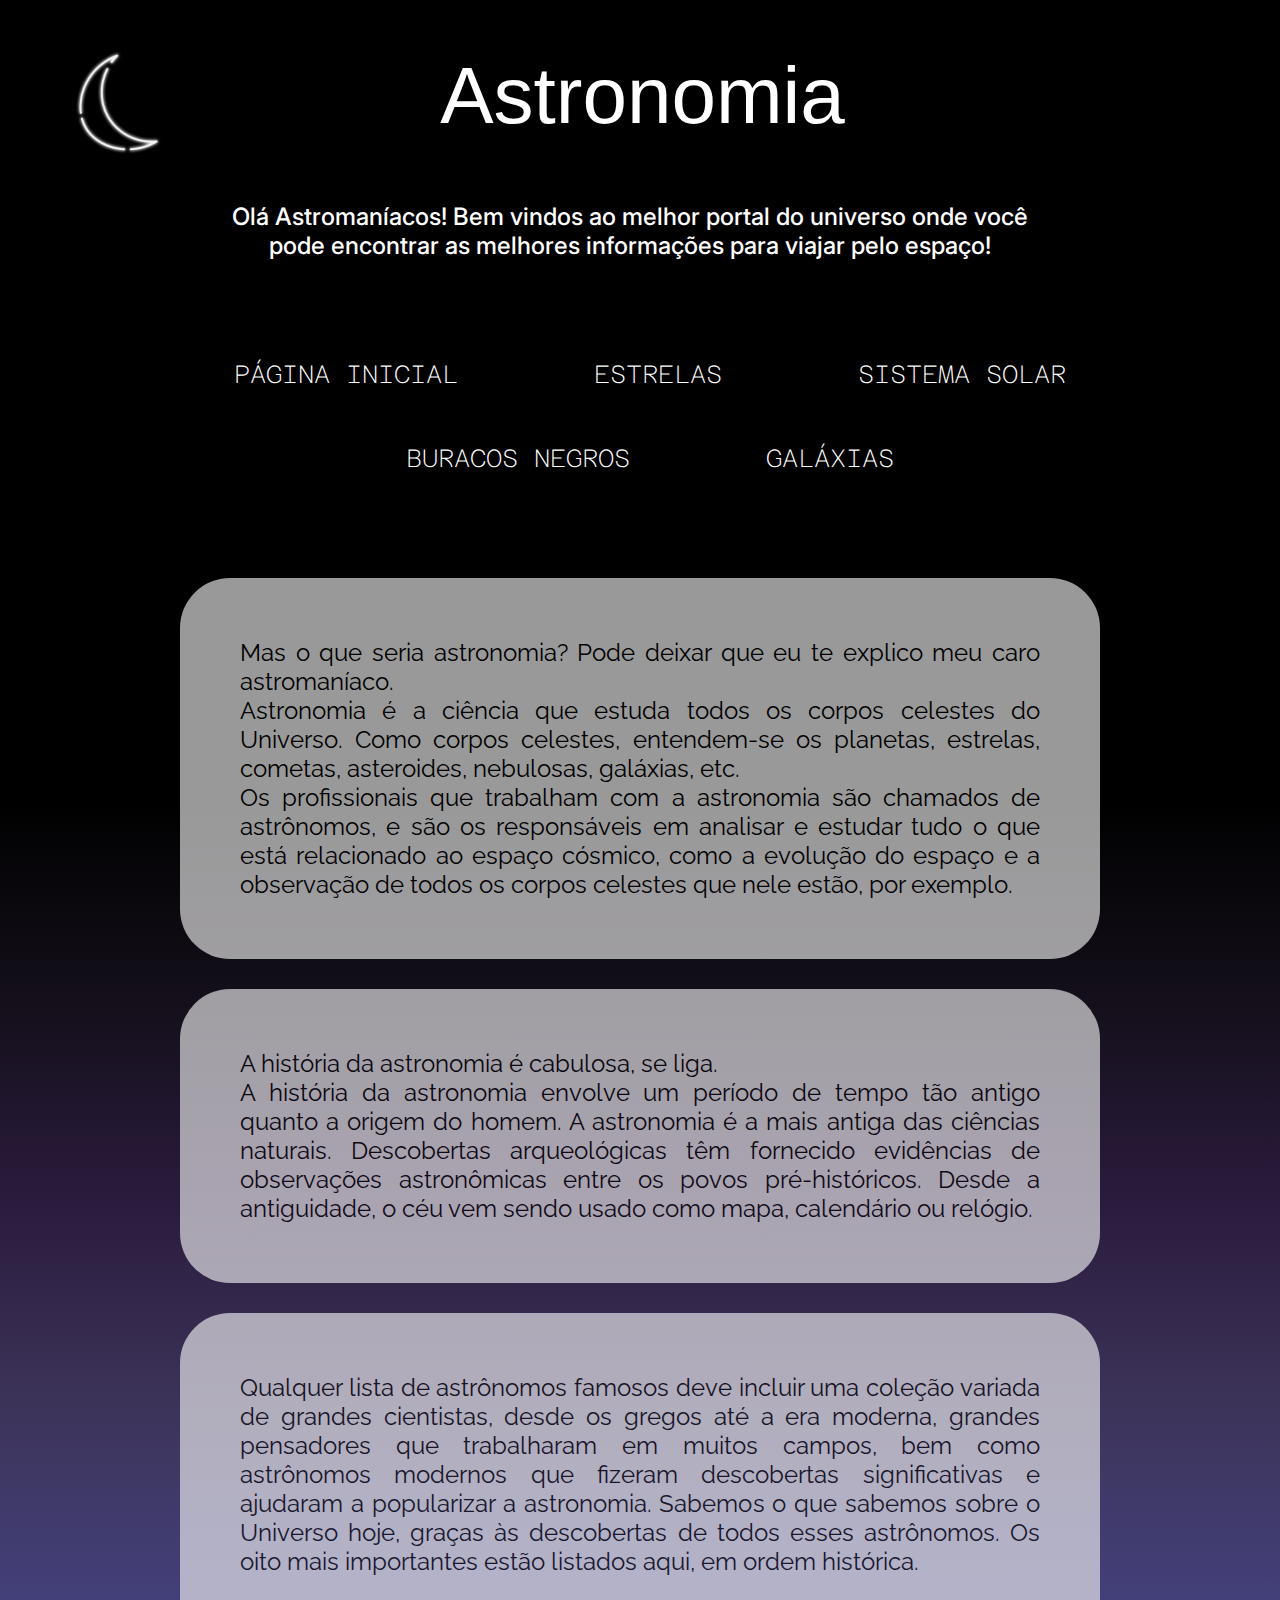
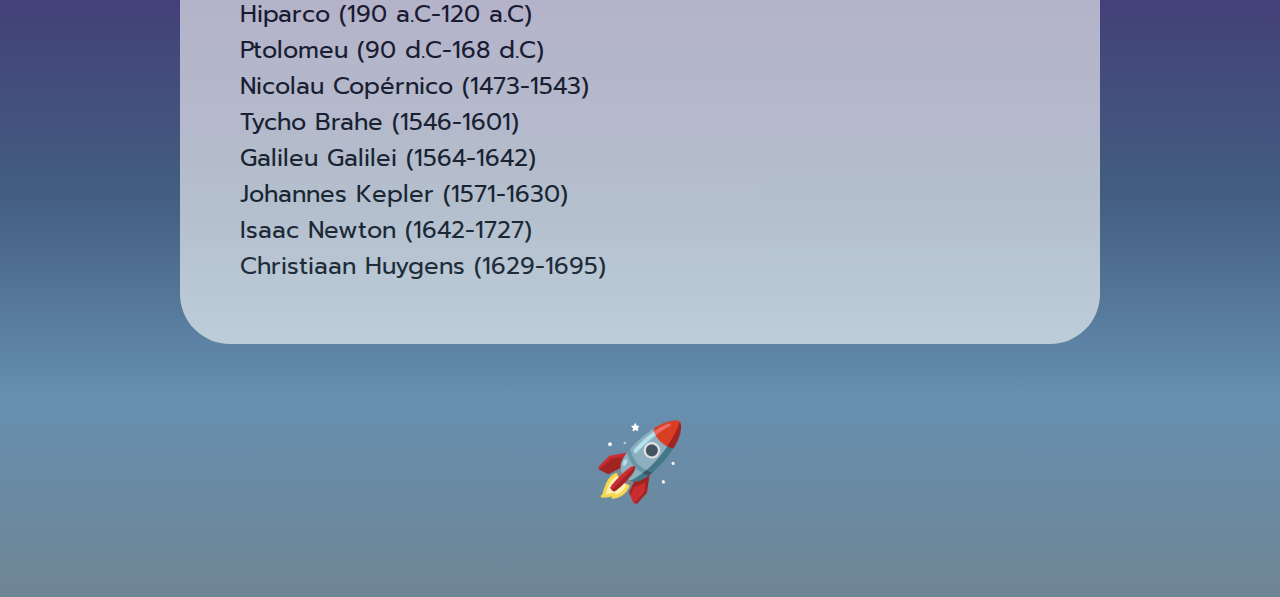
<file: index.html>
<!DOCTYPE html>
<html lang="pt">

<head>
    <meta charset="utf-8" />
    <title>Astromania</title>
    <link rel="stylesheet" href="css/estilos.css" />
    <link rel="shortcut icon" href="imgs/logo.png" />
</head>

<body>
    <main>
        <header class="header-pagina-inicial">
            <img class="logo-top" src="imgs/fakelogo.png " width="175px " height="175px ">
            <h1 class="text-top ">Astronomia</h1>
            <h2 class="text-top ">
                Olá Astromaníacos! Bem vindos ao melhor portal do universo onde você pode encontrar as melhores informações para viajar pelo espaço!
            </h2>
        </header>
        <nav class="menu ">
            <ul>
                <li>
                    <a href="index.html ">PÁGINA INICIAL</a>
                </li>
                <li>
                    <a href="html/estrelas.html ">ESTRELAS</a>
                </li>
                <li>
                    <a href="html/planetas.html ">SISTEMA SOLAR</a>
                </li>
                <li>
                    <a href="html/buracosnegros.html ">BURACOS NEGROS</a>
                </li>
                <li>
                    <a href="html/galaxias.html ">GALÁXIAS</a>
                </li>
            </ul>
        </nav>
        <section class="corpo-pagina-inicial ">
            <div class="quadros ">
                <p>
                    Mas o que seria astronomia? Pode deixar que eu te explico meu caro astromaníaco. <br /> Astronomia é a ciência que estuda todos os corpos celestes do Universo. Como corpos celestes, entendem-se os planetas, estrelas, cometas, asteroides,
                    nebulosas, galáxias, etc.<br /> Os profissionais que trabalham com a astronomia são chamados de astrônomos, e são os responsáveis em analisar e estudar tudo o que está relacionado ao espaço cósmico, como a evolução do espaço e a observação
                    de todos os corpos celestes que nele estão, por exemplo.
                </p>
            </div>
            <div class="quadros ">
                <p>
                    A história da astronomia é cabulosa, se liga.<br /> A história da astronomia envolve um período de tempo tão antigo quanto a origem do homem. A astronomia é a mais antiga das ciências naturais. Descobertas arqueológicas têm fornecido
                    evidências de observações astronômicas entre os povos pré-históricos. Desde a antiguidade, o céu vem sendo usado como mapa, calendário ou relógio.
                </p>
            </div>
            <div class="quadros ">
                <p>
                    Qualquer lista de astrônomos famosos deve incluir uma coleção variada de grandes cientistas, desde os gregos até a era moderna, grandes pensadores que trabalharam em muitos campos, bem como astrônomos modernos que fizeram descobertas significativas e
                    ajudaram a popularizar a astronomia. Sabemos o que sabemos sobre o Universo hoje, graças às descobertas de todos esses astrônomos. Os oito mais importantes estão listados aqui, em ordem histórica.
                    <ul>
                        <li>Hiparco (190 a.C-120 a.C)</li>
                        <li>Ptolomeu (90 d.C-168 d.C)</li>
                        <li>Nicolau Copérnico (1473-1543)</li>
                        <li>Tycho Brahe (1546-1601)</li>
                        <li>Galileu Galilei (1564-1642)</li>
                        <li>Johannes Kepler (1571-1630)</li>
                        <li>Isaac Newton (1642-1727)</li>
                        <li>Christiaan Huygens (1629-1695)</li>
                    </ul>
                </p>
            </div>
        </section>
    </main>
    <footer class="sobre ">
        <a href="html/sobre.html " title="Entenda quem somos nós ">🚀</a>
    </footer>
</body>

</html>
</file>
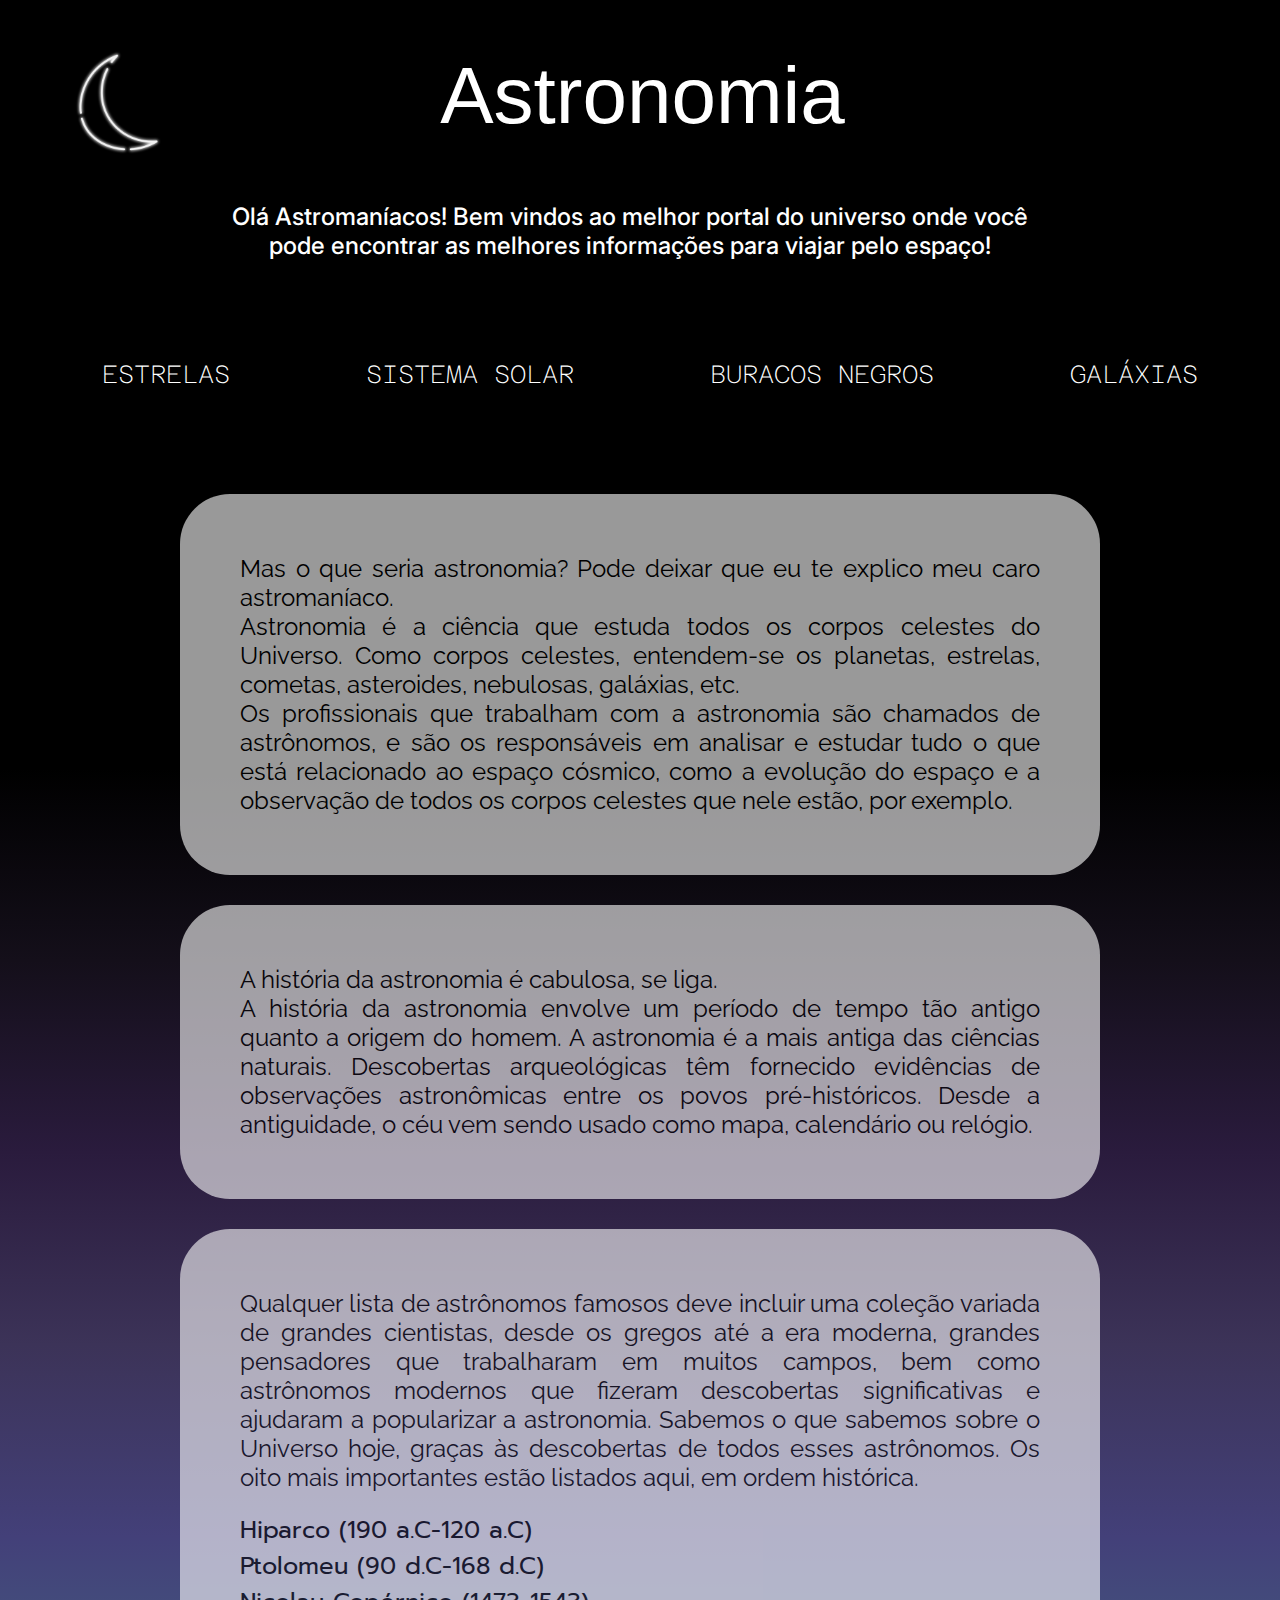
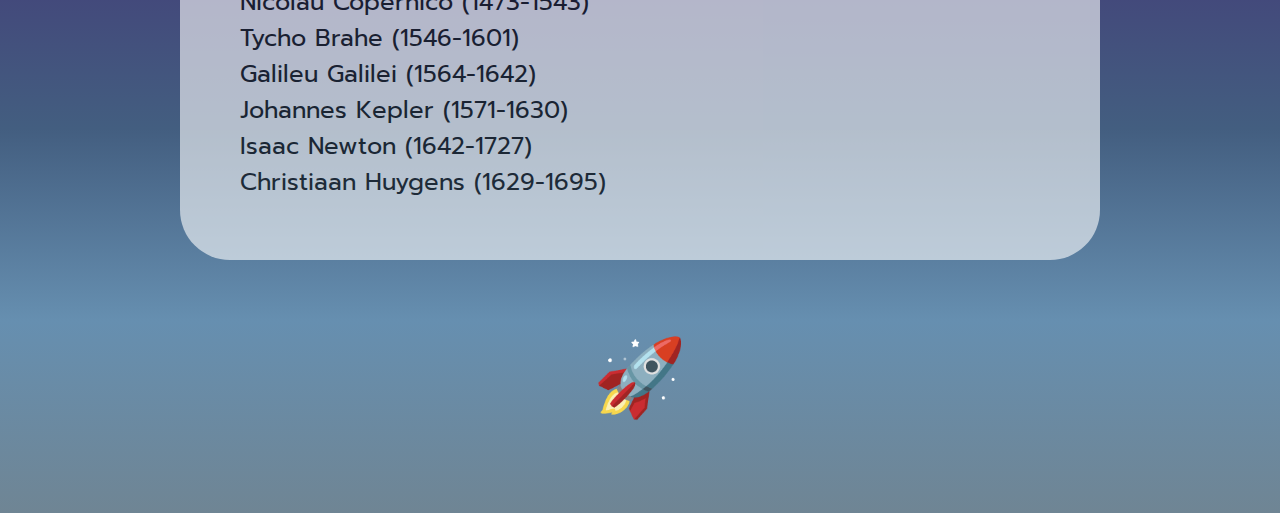
<file: html/index.html>
<!DOCTYPE html>
<html lang="pt">

<head>
    <meta charset="utf-8" />
    <title>Astromania</title>
    <link rel="stylesheet" href="../css/estilos.css" />
    <link rel="shortcut icon" href="../imgs/logo.png" />
</head>

<body>
    <main>
        <header class="header-pagina-inicial">
            <img class="logo-top" src="../imgs/fakelogo.png" width="175px" height="175px">
            <h1 class="text-top">Astronomia</h1>
            <h2 class="text-top">
                Olá Astromaníacos! Bem vindos ao melhor portal do universo onde você pode encontrar as melhores informações para viajar pelo espaço!
            </h2>
        </header>
        <nav class="menu">
            <ul>
                <li>
                    <a href="estrelas.html">ESTRELAS</a>
                </li>
                <li>
                    <a href="planetas.html">SISTEMA SOLAR</a>
                </li>
                <li>
                    <a href="buracosnegros.html">BURACOS NEGROS</a>
                </li>
                <li>
                    <a href="galaxias.html">GALÁXIAS</a>
                </li>
            </ul>
        </nav>
        <section class="corpo-pagina-inicial">
            <div class="quadros">
                <p>
                    Mas o que seria astronomia? Pode deixar que eu te explico meu caro astromaníaco. <br /> Astronomia é a ciência que estuda todos os corpos celestes do Universo. Como corpos celestes, entendem-se os planetas, estrelas, cometas, asteroides,
                    nebulosas, galáxias, etc.<br /> Os profissionais que trabalham com a astronomia são chamados de astrônomos, e são os responsáveis em analisar e estudar tudo o que está relacionado ao espaço cósmico, como a evolução do espaço e a observação
                    de todos os corpos celestes que nele estão, por exemplo.
                </p>
            </div>
            <div class="quadros">
                <p>
                    A história da astronomia é cabulosa, se liga.<br /> A história da astronomia envolve um período de tempo tão antigo quanto a origem do homem. A astronomia é a mais antiga das ciências naturais. Descobertas arqueológicas têm fornecido
                    evidências de observações astronômicas entre os povos pré-históricos. Desde a antiguidade, o céu vem sendo usado como mapa, calendário ou relógio.
                </p>
            </div>
            <div class="quadros">
                <p>
                    Qualquer lista de astrônomos famosos deve incluir uma coleção variada de grandes cientistas, desde os gregos até a era moderna, grandes pensadores que trabalharam em muitos campos, bem como astrônomos modernos que fizeram descobertas significativas e
                    ajudaram a popularizar a astronomia. Sabemos o que sabemos sobre o Universo hoje, graças às descobertas de todos esses astrônomos. Os oito mais importantes estão listados aqui, em ordem histórica.
                    <ul>
                        <li>Hiparco (190 a.C-120 a.C)</li>
                        <li>Ptolomeu (90 d.C-168 d.C)</li>
                        <li>Nicolau Copérnico (1473-1543)</li>
                        <li>Tycho Brahe (1546-1601)</li>
                        <li>Galileu Galilei (1564-1642)</li>
                        <li>Johannes Kepler (1571-1630)</li>
                        <li>Isaac Newton (1642-1727)</li>
                        <li>Christiaan Huygens (1629-1695)</li>
                    </ul>
                </p>
            </div>
        </section>
    </main>
    <footer class="sobre">
        <a href="sobre.html" title="Entenda quem somos nós">🚀</a>
    </footer>
</body>

</html>
</file>
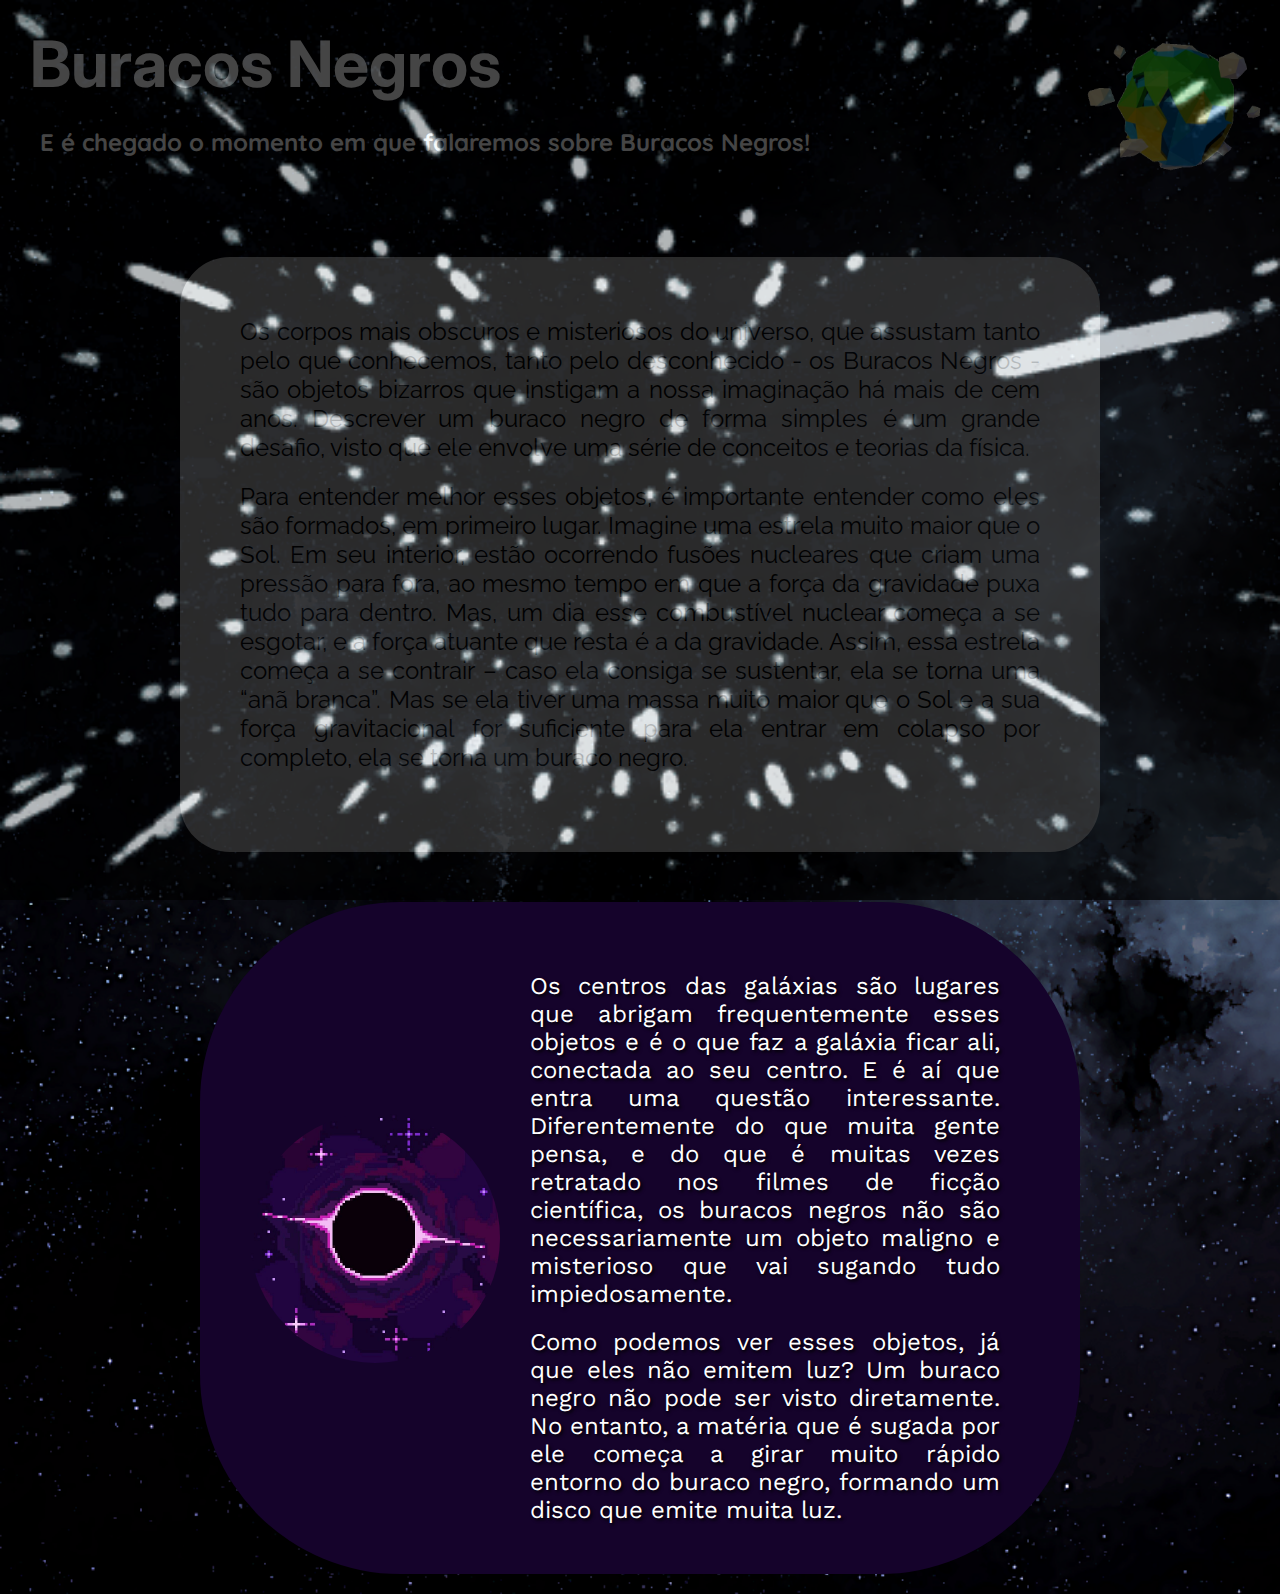
<file: html/buracosnegros.html>
<!DOCTYPE html>
<html lang="pt">

<head>
    <meta charset="UTF-8">
    <title>Buracos Negros</title>
    <link rel="stylesheet" href="../css/outsmain.css" />
    <link rel="stylesheet" href="../css/buracosnegros.css">
    <link rel="shortcut icon" href="../imgs/logo.png" />
    <script src="../js/outs.js"></script>
</head>

<body>
    <div id="preload" class="preload"></div>
    <main>
        <header>
            <h1>Buracos Negros</h1>
            <div class="terra">
                <a href="../index.html"><img src="../imgs/terra3.png" width="200px" height="200px"></a>
            </div>
            <h2>E é chegado o momento em que falaremos sobre Buracos Negros! </h2>
        </header>
        <section>
            <div class="quadro">
                <p> Os corpos mais obscuros e misteriosos do universo, que assustam tanto pelo que conhecemos, tanto pelo desconhecido - os Buracos Negros - são objetos bizarros que instigam a nossa imaginação há mais de cem anos. Descrever um buraco negro
                    de forma simples é um grande desafio, visto que ele envolve uma série de conceitos e teorias da física.</p>
                <p>
                    Para entender melhor esses objetos, é importante entender como eles são formados, em primeiro lugar. Imagine uma estrela muito maior que o Sol. Em seu interior, estão ocorrendo fusões nucleares que criam uma pressão para fora, ao mesmo tempo em que a
                    força da gravidade puxa tudo para dentro. Mas, um dia esse combustível nuclear começa a se esgotar, e a força atuante que resta é a da gravidade. Assim, essa estrela começa a se contrair – caso ela consiga se sustentar, ela se torna
                    uma “anã branca”. Mas se ela tiver uma massa muito maior que o Sol e a sua força gravitacional for suficiente para ela entrar em colapso por completo, ela se torna um buraco negro.
                </p>
            </div>
            <div class="direita" id=buraconegro>
                <img src="../imgs/Buraco Negro.jpg" id="blackhole" idth="250px" height="250px">
                <div class="textoburaconegro">
                    <p>
                        Os centros das galáxias são lugares que abrigam frequentemente esses objetos e é o que faz a galáxia ficar ali, conectada ao seu centro. E é aí que entra uma questão interessante. Diferentemente do que muita gente pensa, e do que é muitas vezes retratado
                        nos filmes de ficção científica, os buracos negros não são necessariamente um objeto maligno e misterioso que vai sugando tudo impiedosamente.
                    </p>
                    <p>
                        Como podemos ver esses objetos, já que eles não emitem luz? Um buraco negro não pode ser visto diretamente. No entanto, a matéria que é sugada por ele começa a girar muito rápido entorno do buraco negro, formando um disco que emite muita luz.
                    </p>
                </div>
            </div>
        </section>
    </main>
</body>

</html>
</file>
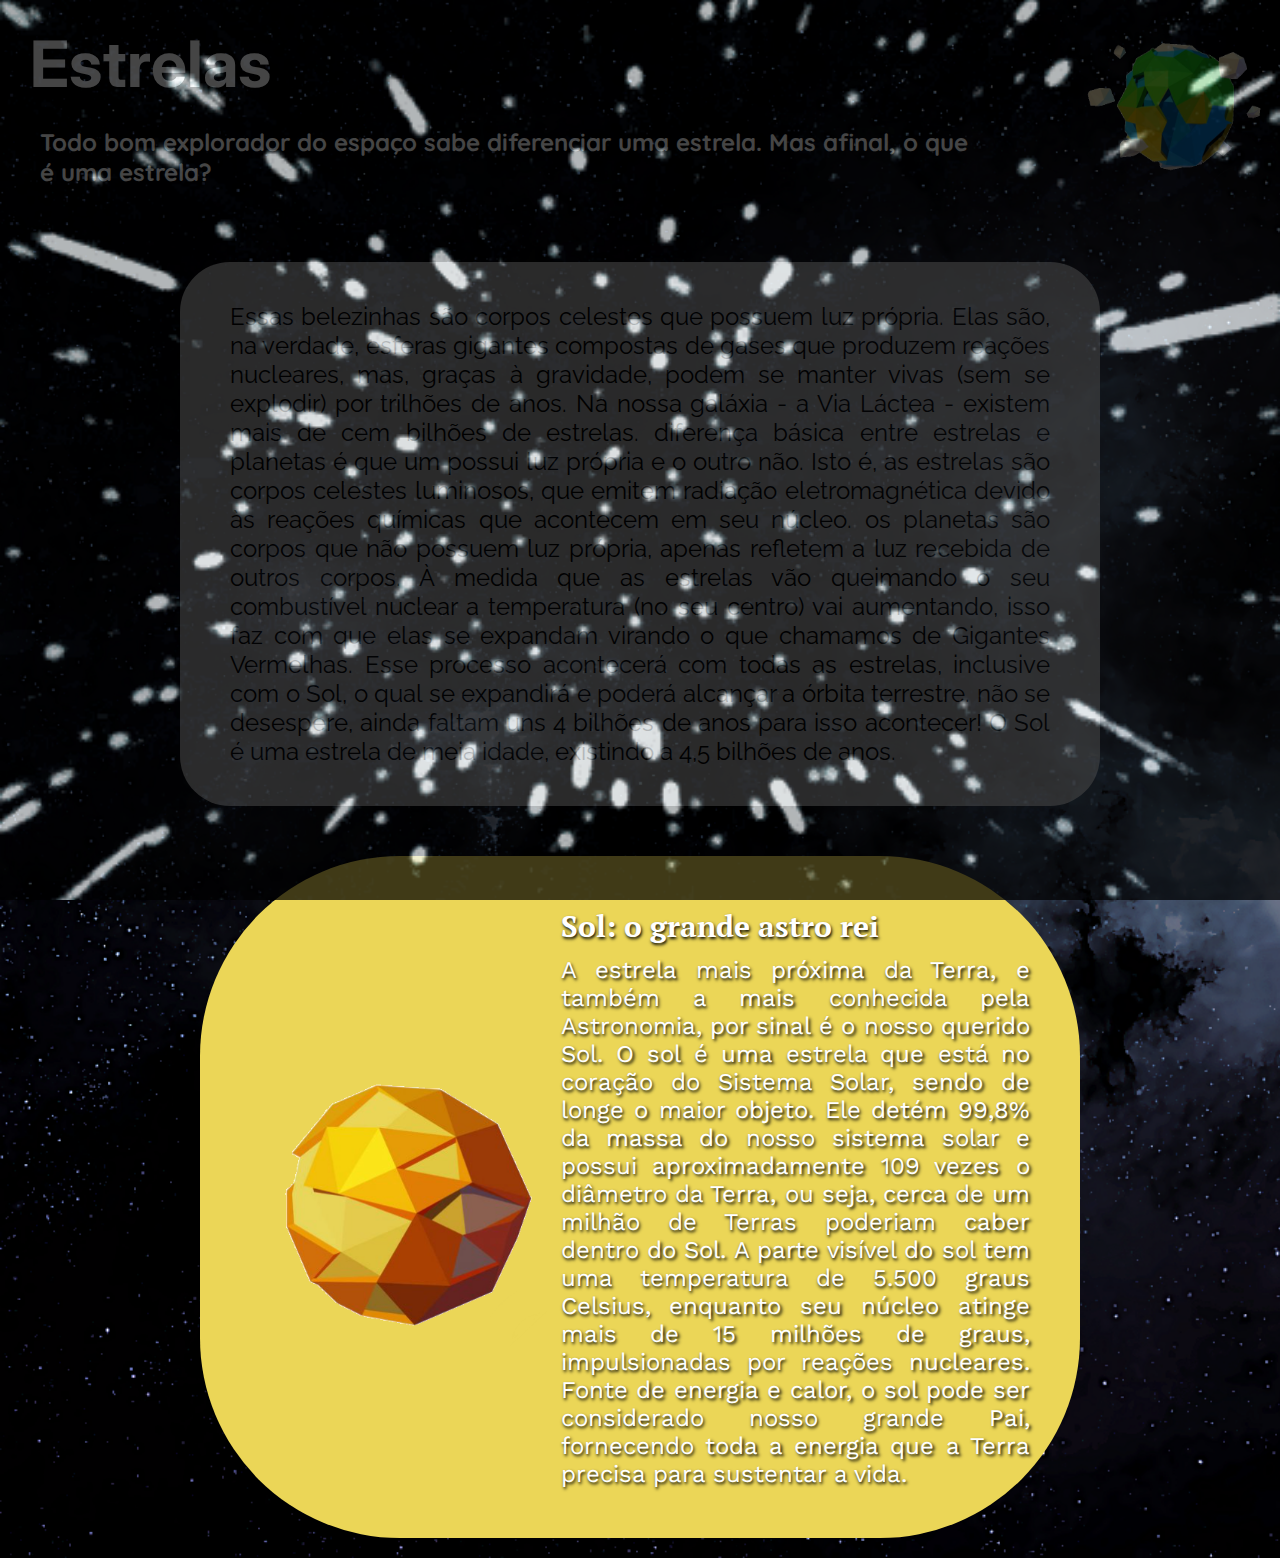
<file: html/estrelas.html>
<!DOCTYPE html>
<html lang="pt">

<head>
    <meta charset="utf-8" />
    <title>Estrelas</title>
    <link rel="stylesheet" href="../css/outsmain.css" />
    <link rel="stylesheet" href="../css/estrelas.css">
    <link rel="shortcut icon" href="../imgs/logo.png" />
    <script src="../js/outs.js"></script>
</head>

<body>
    <div id="preload" class="preload"></div>
    <main>
        <header class="corpo-pag">
            <div id="conteudo-estrelas">
                <h1>Estrelas</h1>
                <div class="terra">
                    <a href="../index.html"><img src="../imgs/terra3.png" width="200px" height="200px"></a>
                </div>
                <h2>
                    Todo bom explorador do espaço sabe diferenciar uma estrela. Mas afinal, o que é uma estrela?
                </h2>
                <div class="quadro">
                    <p>
                        Essas belezinhas são corpos celestes que possuem luz própria. Elas são, na verdade, esferas gigantes compostas de gases que produzem reações nucleares, mas, graças à gravidade, podem se manter vivas (sem se explodir) por trilhões de anos. Na nossa galáxia
                        - a Via Láctea - existem mais de cem bilhões de estrelas. diferença básica entre estrelas e planetas é que um possui luz própria e o outro não. Isto é, as estrelas são corpos celestes luminosos, que emitem radiação eletromagnética
                        devido às reações químicas que acontecem em seu núcleo. os planetas são corpos que não possuem luz própria, apenas refletem a luz recebida de outros corpos. À medida que as estrelas vão queimando o seu combustível nuclear a temperatura
                        (no seu centro) vai aumentando, isso faz com que elas se expandam virando o que chamamos de Gigantes Vermelhas. Esse processo acontecerá com todas as estrelas, inclusive com o Sol, o qual se expandirá e poderá alcançar a órbita
                        terrestre. não se desespere, ainda faltam uns 4 bilhões de anos para isso acontecer! O Sol é uma estrela de meia idade, existindo a 4,5 bilhões de anos.
                    </p>
                </div>
            </div>
        </header>
        <article class="esquerda" id="sol">
            <img src="../imgs/sol.png" widht="300px" height='300px'>
            <div class="textosol">
                <h1>Sol: o grande astro rei</h1>
                <p>
                    A estrela mais próxima da Terra, e também a mais conhecida pela Astronomia, por sinal é o nosso querido Sol. O sol é uma estrela que está no coração do Sistema Solar, sendo de longe o maior objeto. Ele detém 99,8% da massa do nosso sistema solar e possui
                    aproximadamente 109 vezes o diâmetro da Terra, ou seja, cerca de um milhão de Terras poderiam caber dentro do Sol. A parte visível do sol tem uma temperatura de 5.500 graus Celsius, enquanto seu núcleo atinge mais de 15 milhões de
                    graus, impulsionadas por reações nucleares. Fonte de energia e calor, o sol pode ser considerado nosso grande Pai, fornecendo toda a energia que a Terra precisa para sustentar a vida.
                </p>
            </div>
        </article>
    </main>
</body>

</html>
</file>
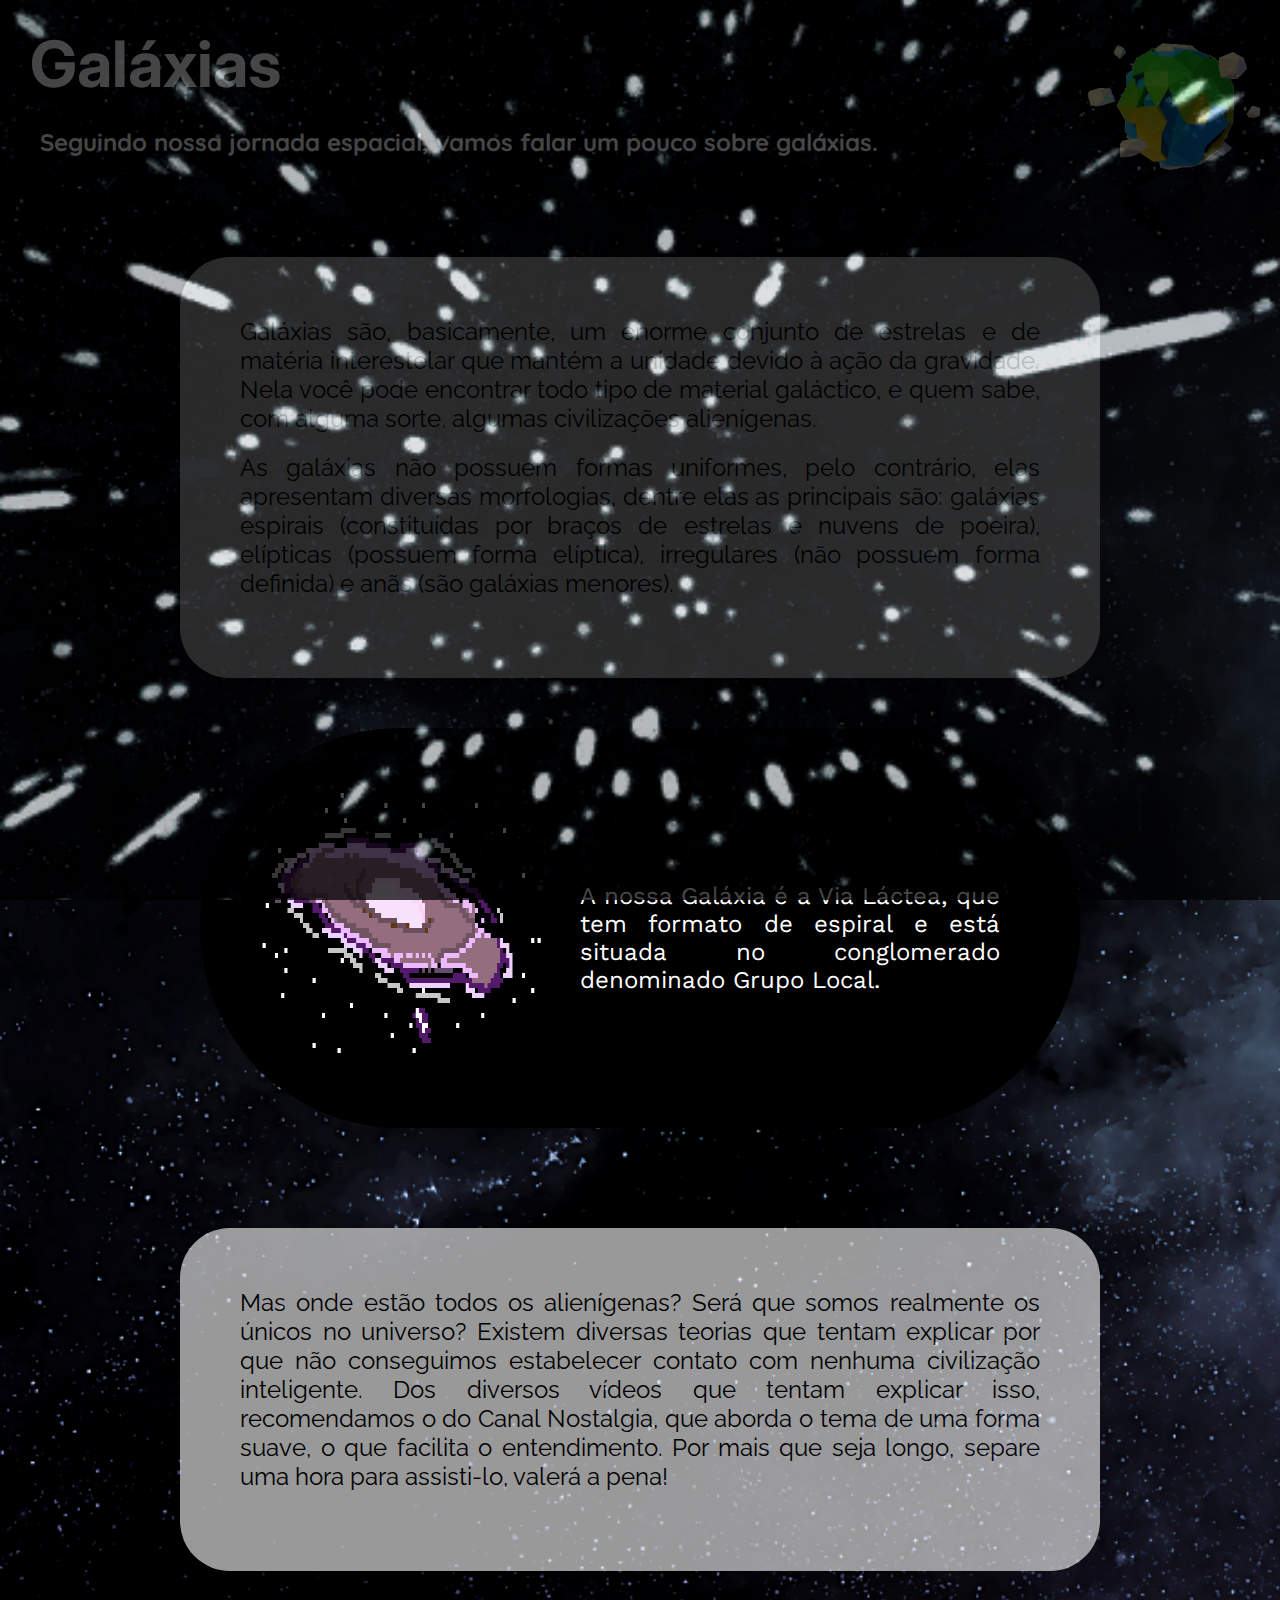
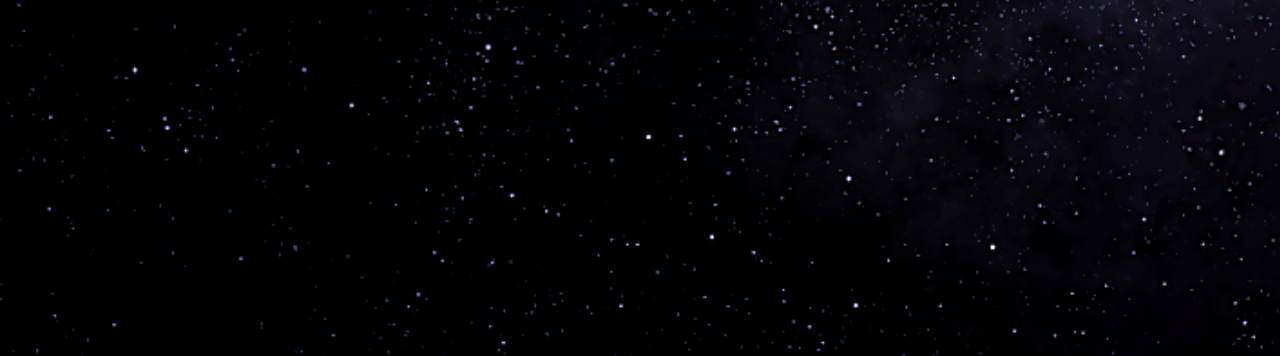
<file: html/galaxias.html>
<!DOCTYPE html>
<html lang="pt">

<head>
    <meta charset="UTF-8">
    <title>Galáxias</title>
    <link rel="stylesheet" href="../css/outsmain.css">
    <link rel="stylesheet" href="../css/galaxias.css">
    <link rel="shortcut icon" href="../imgs/logo.png">
    <script src="../js/outs.js"></script>
</head>

<body>
    <div id="preload" class="preload"></div>
    <main>
        <header>
            <h1 class="text-top">Galáxias</h1>
            <div class="terra">
                <a href="../index.html"><img src="../imgs/terra3.png" width="200px" height="200px"></a>
            </div>
            <h2>Seguindo nossa jornada espacial, vamos falar um pouco sobre galáxias.</h2>
        </header>
        <section>
            <div class="quadro">
                <p>Galáxias são, basicamente, um enorme conjunto de estrelas e de matéria interestelar que mantém a unidade devido à ação da gravidade. Nela você pode encontrar todo tipo de material galáctico, e quem sabe, com alguma sorte, algumas civilizações
                    alienígenas. </p>
                <p>As galáxias não possuem formas uniformes, pelo contrário, elas apresentam diversas morfologias, dentre elas as principais são: galáxias espirais (constituídas por braços de estrelas e nuvens de poeira), elípticas (possuem forma elíptica),
                    irregulares (não possuem forma definida) e anãs (são galáxias menores).</p>
            </div>
            <div class="vialactea" id="vialactea">
                <img src="../imgs/Via Lactea.png" id="galaxia" width="300px" height="300px">
                <p>A nossa Galáxia é a Via Láctea, que tem formato de espiral e está situada no conglomerado denominado Grupo Local.</p>
            </div>
        </section>
        <section>
            <div class="quadro">
                <p>Mas onde estão todos os alienígenas? Será que somos realmente os únicos no universo? Existem diversas teorias que tentam explicar por que não conseguimos estabelecer contato com nenhuma civilização inteligente. Dos diversos vídeos que
                    tentam explicar isso, recomendamos o do Canal Nostalgia, que aborda o tema de uma forma suave, o que facilita o entendimento. Por mais que seja longo, separe uma hora para assisti-lo, valerá a pena!</p>
            </div>
            <iframe width="560" height="315" src="https://www.youtube.com/embed/YJsPmC8e7A4" title="YouTube video player" frameborder="0" allow="accelerometer; autoplay; clipboard-write; encrypted-media; gyroscope; picture-in-picture" allowfullscreen></iframe>
        </section>
    </main>
</body>

</html>
</file>
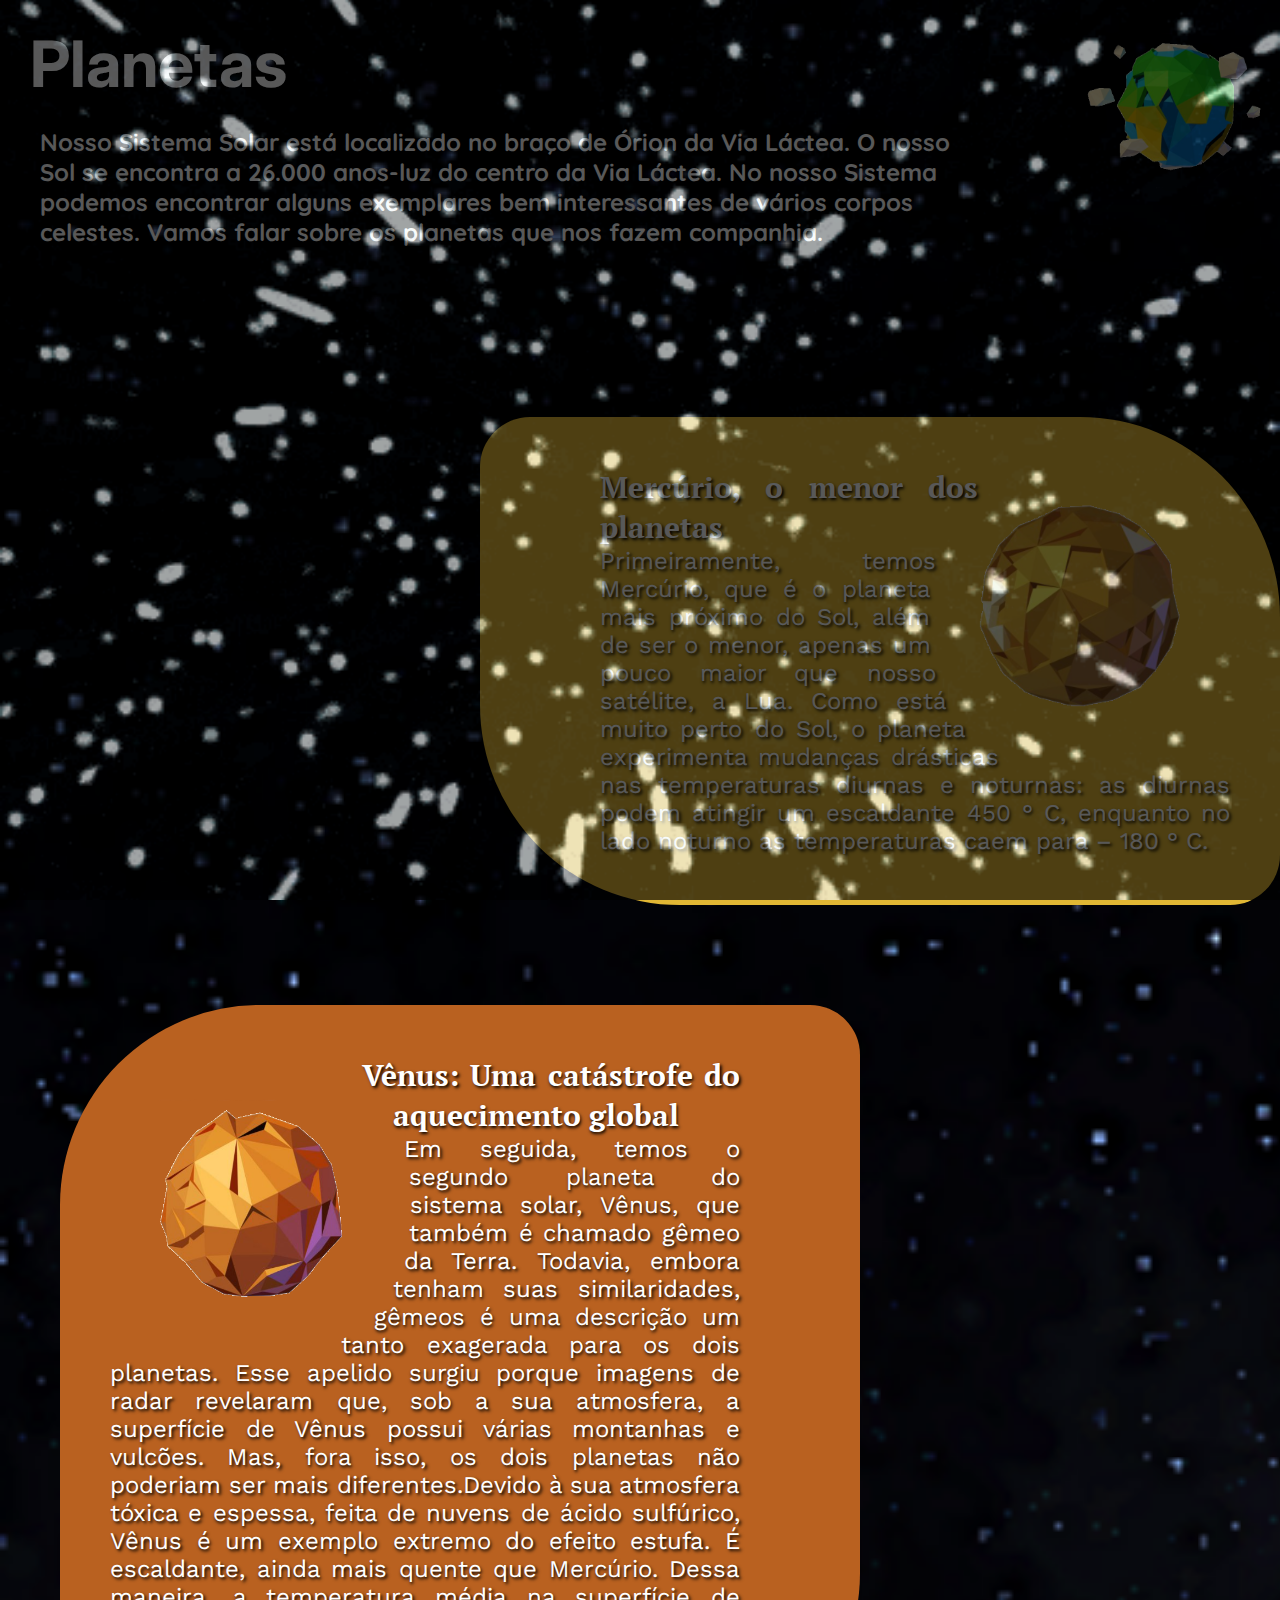
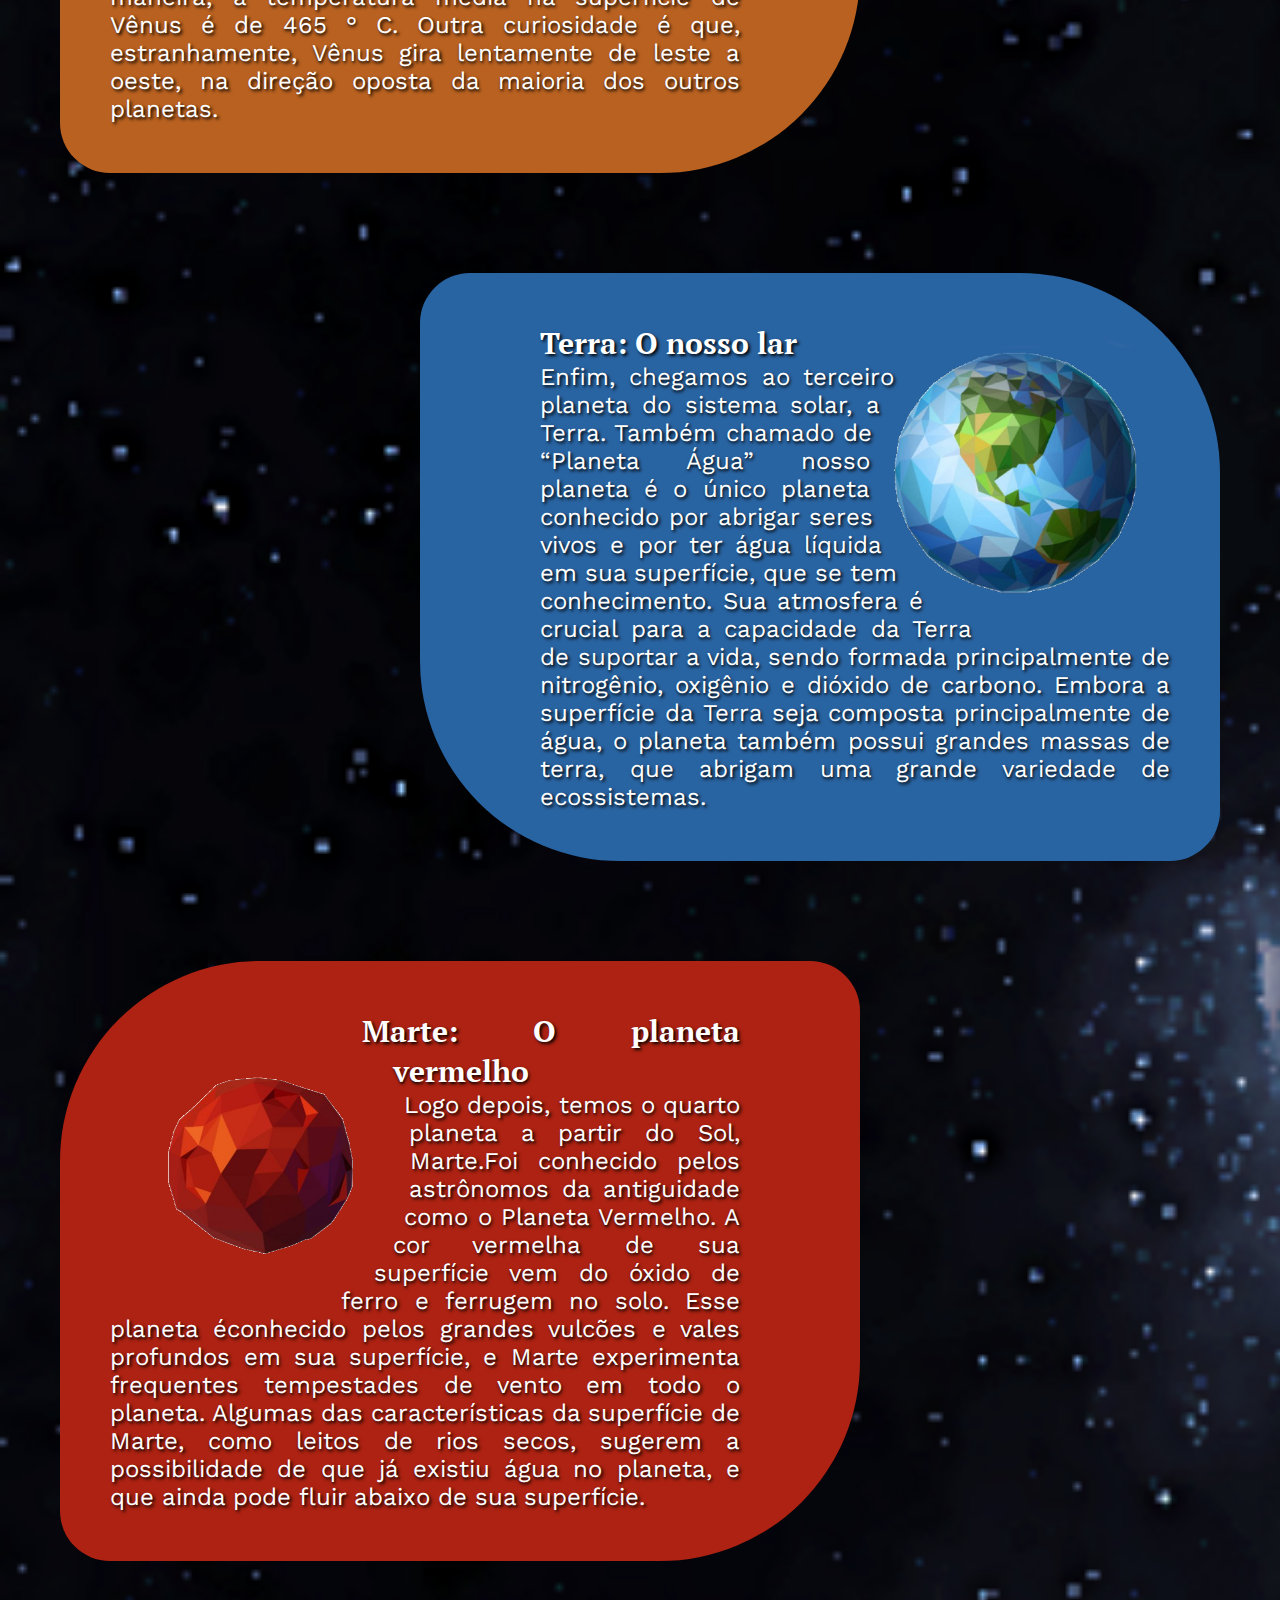
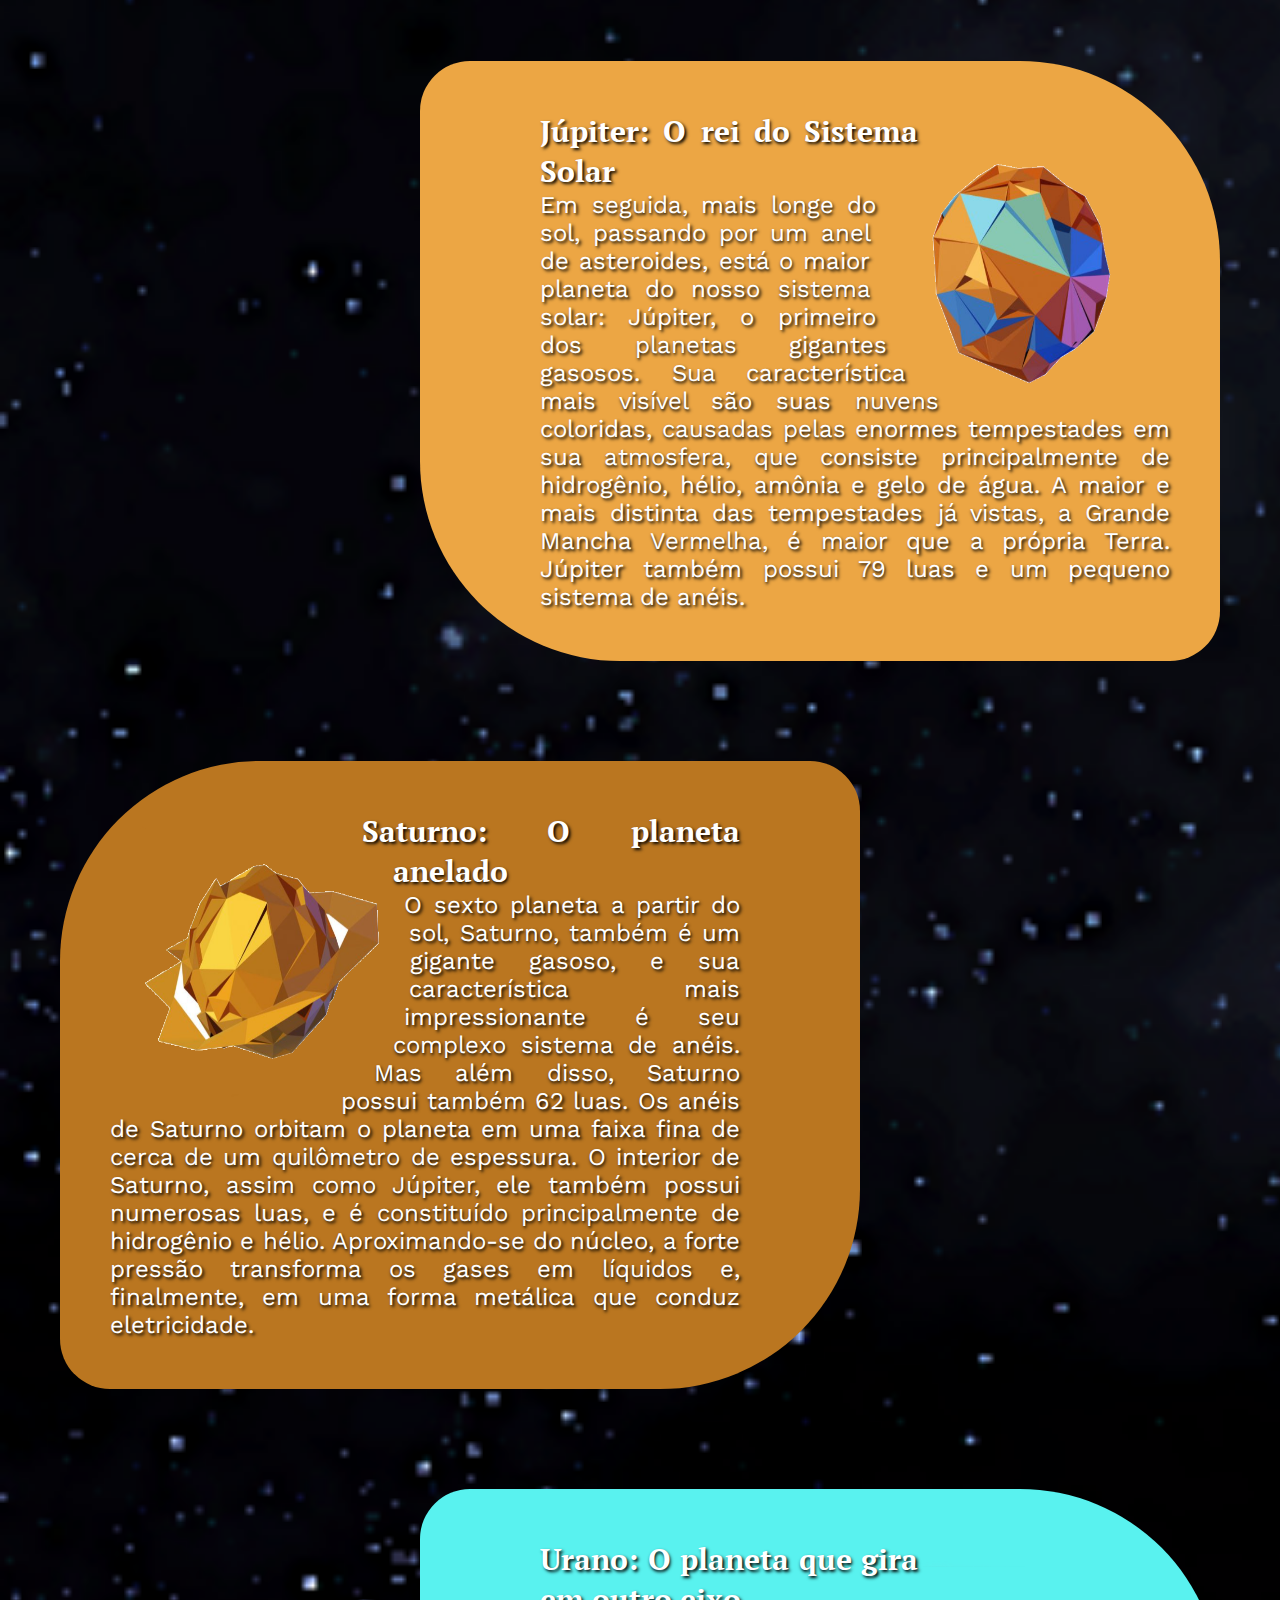
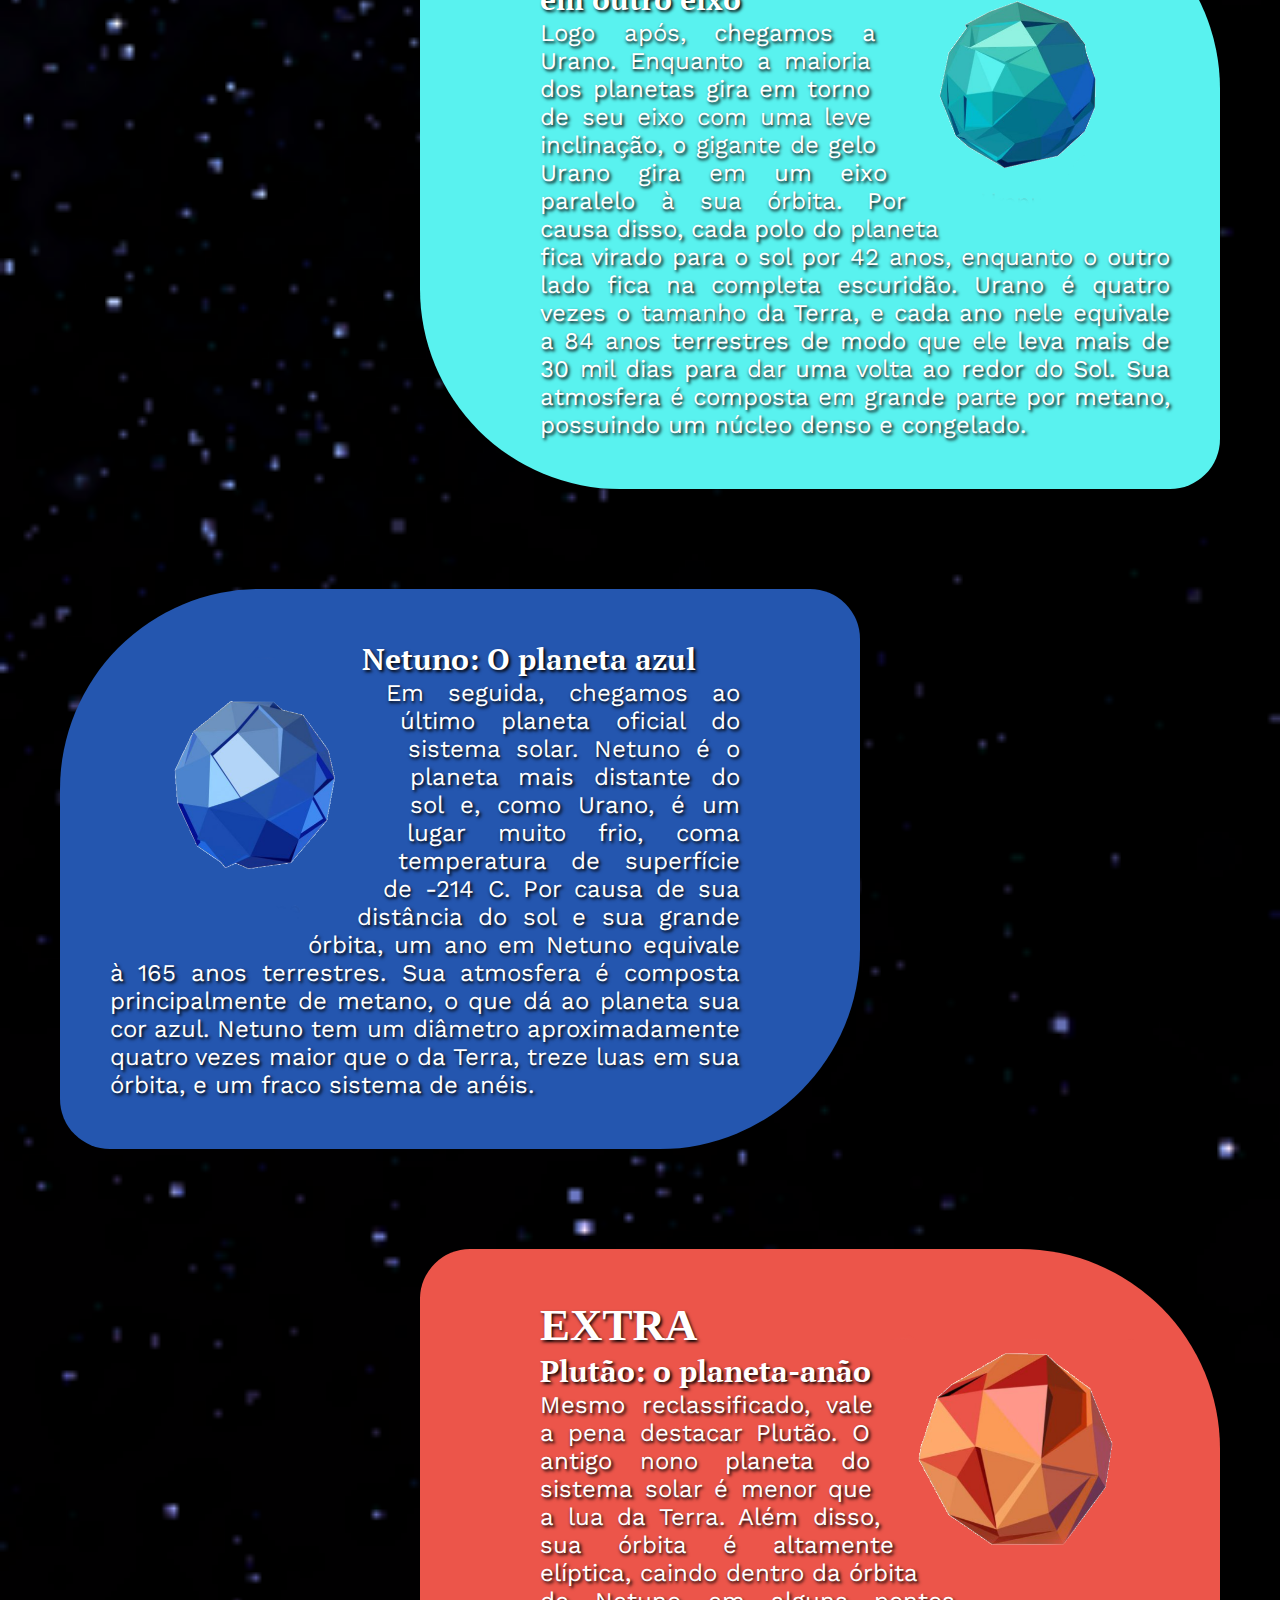
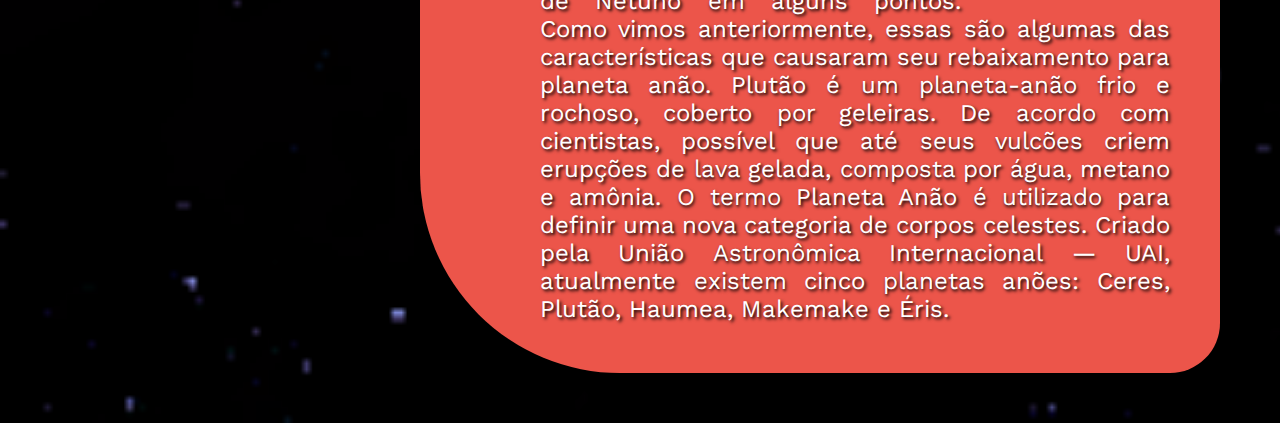
<file: html/planetas.html>
<!DOCTYPE html>
<html lang="pt">

<head>
    <meta charset="UTF-8" />
    <title>Sistema Solar</title>
    <link rel="stylesheet" href="../css/outsmain.css" />
    <link rel="stylesheet" href="../css/planetas.css">
    <link rel="shortcut icon" href="../imgs/logo.png" />
    <script src="../js/outs.js"></script>
</head>

<body>
    <div id="preload" class="preload"></div>
    <main>
        <header>
            <h1 class="text-top">Planetas</h1>
            <div class="terra">
                <a href="../index.html"><img src="../imgs/terra3.png" width="200px" height="200px"></a>
            </div>
            <h2>
                Nosso Sistema Solar está localizado no braço de Órion da Via Láctea. O nosso Sol se encontra a 26.000 anos-luz do centro da Via Láctea. No nosso Sistema podemos encontrar alguns exemplares bem interessantes de vários corpos celestes. Vamos falar sobre
                os planetas que nos fazem companhia.
            </h2>
        </header>
        <section>
            <div class="direita" id="mercurio">
                <img src="../imgs/mercurio.png" class="planetas" width="300px" height="300px">
                <div class="textosdireita" id="textosmercurio">
                    <h1>Mercúrio, o menor dos planetas</h1>
                    <p>
                        Primeiramente, temos Mercúrio, que é o planeta mais próximo do Sol, além de ser o menor, apenas um pouco maior que nosso satélite, a Lua. Como está muito perto do Sol, o planeta experimenta mudanças drásticas nas temperaturas diurnas e noturnas: as diurnas
                        podem atingir um escaldante 450 ° C, enquanto no lado noturno as temperaturas caem para – 180 ° C.
                    </p>
                </div>
            </div>
            <div class="esquerda" id="venus">
                <img src="../imgs/venus.png" class="planetas" width="300px" height="300px">
                <div class="textosesquerda ">
                    <h1>Vênus: Uma catástrofe do aquecimento global</h1>
                    <p>
                        Em seguida, temos o segundo planeta do sistema solar, Vênus, que também é chamado gêmeo da Terra. Todavia, embora tenham suas similaridades, gêmeos é uma descrição um tanto exagerada para os dois planetas. Esse apelido surgiu porque imagens de radar revelaram
                        que, sob a sua atmosfera, a superfície de Vênus possui várias montanhas e vulcões. Mas, fora isso, os dois planetas não poderiam ser mais diferentes.Devido à sua atmosfera tóxica e espessa, feita de nuvens de ácido sulfúrico, Vênus
                        é um exemplo extremo do efeito estufa. É escaldante, ainda mais quente que Mercúrio. Dessa maneira, a temperatura média na superfície de Vênus é de 465 ° C. Outra curiosidade é que, estranhamente, Vênus gira lentamente de leste
                        a oeste, na direção oposta da maioria dos outros planetas.
                    </p>
                </div>
            </div>
            <div class="direita" id="terra">
                <img src="../imgs/terra.png " class="planetas" width="300px" height="300px">
                <div class="textosdireita ">
                    <h1>Terra: O nosso lar</h1>
                    <p>
                        Enfim, chegamos ao terceiro planeta do sistema solar, a Terra. Também chamado de “Planeta Água” nosso planeta é o único planeta conhecido por abrigar seres vivos e por ter água líquida em sua superfície, que se tem conhecimento. Sua atmosfera é crucial
                        para a capacidade da Terra de suportar a vida, sendo formada principalmente de nitrogênio, oxigênio e dióxido de carbono. Embora a superfície da Terra seja composta principalmente de água, o planeta também possui grandes massas
                        de terra, que abrigam uma grande variedade de ecossistemas.
                    </p>
                </div>
            </div>
            <div class="esquerda" id="marte">
                <img src="../imgs/marte.png " class="planetas" width="300px" height="300px">
                <div class="textosesquerda ">
                    <h1>Marte: O planeta vermelho</h1>
                    <p>
                        Logo depois, temos o quarto planeta a partir do Sol, Marte.Foi conhecido pelos astrônomos da antiguidade como o Planeta Vermelho. A cor vermelha de sua superfície vem do óxido de ferro e ferrugem no solo. Esse planeta éconhecido pelos grandes vulcões
                        e vales profundos em sua superfície, e Marte experimenta frequentes tempestades de vento em todo o planeta. Algumas das características da superfície de Marte, como leitos de rios secos, sugerem a possibilidade de que já existiu
                        água no planeta, e que ainda pode fluir abaixo de sua superfície.
                    </p>
                </div>
            </div>
            <div class="direita" id="jupiter">
                <img src="../imgs/jupiter.png " class="planetas" width="300px" height="300px">
                <div class="textosdireita ">
                    <h1>Júpiter: O rei do Sistema Solar</h1>
                    <p>
                        Em seguida, mais longe do sol, passando por um anel de asteroides, está o maior planeta do nosso sistema solar: Júpiter, o primeiro dos planetas gigantes gasosos. Sua característica mais visível são suas nuvens coloridas, causadas pelas enormes tempestades
                        em sua atmosfera, que consiste principalmente de hidrogênio, hélio, amônia e gelo de água. A maior e mais distinta das tempestades já vistas, a Grande Mancha Vermelha, é maior que a própria Terra. Júpiter também possui 79 luas
                        e um pequeno sistema de anéis.
                    </p>
                </div>
            </div>
            <div class="esquerda" id="saturno">
                <img src="../imgs/saturno.png " class="planetas" width="300px" height="300px">
                <div class="textosesquerda ">
                    <h1>Saturno: O planeta anelado</h1>
                    <p>
                        O sexto planeta a partir do sol, Saturno, também é um gigante gasoso, e sua característica mais impressionante é seu complexo sistema de anéis. Mas além disso, Saturno possui também 62 luas. Os anéis de Saturno orbitam o planeta em uma faixa fina de cerca
                        de um quilômetro de espessura. O interior de Saturno, assim como Júpiter, ele também possui numerosas luas, e é constituído principalmente de hidrogênio e hélio. Aproximando-se do núcleo, a forte pressão transforma os gases em
                        líquidos e, finalmente, em uma forma metálica que conduz eletricidade.
                    </p>
                </div>
            </div>
            <div class="direita" id="urano">
                <img src="../imgs/urano.png " class="planetas" width="300px" height="300px">
                <div class="textosdireita ">
                    <h1>Urano: O planeta que gira em outro eixo</h1>
                    <p>
                        Logo após, chegamos a Urano. Enquanto a maioria dos planetas gira em torno de seu eixo com uma leve inclinação, o gigante de gelo Urano gira em um eixo paralelo à sua órbita. Por causa disso, cada polo do planeta fica virado para o sol por 42 anos, enquanto
                        o outro lado fica na completa escuridão. Urano é quatro vezes o tamanho da Terra, e cada ano nele equivale a 84 anos terrestres de modo que ele leva mais de 30 mil dias para dar uma volta ao redor do Sol. Sua atmosfera é composta
                        em grande parte por metano, possuindo um núcleo denso e congelado.
                    </p>
                </div>
            </div>
            <div class="esquerda" id="netuno">
                <img src="../imgs/netuno.png " class="planetas" width="300px" height="300px ">
                <div class="textosesquerda ">
                    <h1>Netuno: O planeta azul</h1>
                    <p>
                        Em seguida, chegamos ao último planeta oficial do sistema solar. Netuno é o planeta mais distante do sol e, como Urano, é um lugar muito frio, coma temperatura de superfície de -214 C. Por causa de sua distância do sol e sua grande órbita, um ano em Netuno
                        equivale à 165 anos terrestres. Sua atmosfera é composta principalmente de metano, o que dá ao planeta sua cor azul. Netuno tem um diâmetro aproximadamente quatro vezes maior que o da Terra, treze luas em sua órbita, e um fraco
                        sistema de anéis.
                    </p>
                </div>
            </div>
            <div class="direita" id="plutao">
                <img src="../imgs/plutao.png " class="planetas" width=" 300px" height="300px ">
                <div class="textosplutao">
                    <strong>EXTRA</strong>
                    <h1>Plutão: o planeta-anão</h1>
                    <p>
                        Mesmo reclassificado, vale a pena destacar Plutão. O antigo nono planeta do sistema solar é menor que a lua da Terra. Além disso, sua órbita é altamente elíptica, caindo dentro da órbita de Netuno em alguns pontos. Como vimos anteriormente, essas são
                        algumas das características que causaram seu rebaixamento para planeta anão. Plutão é um planeta-anão frio e rochoso, coberto por geleiras. De acordo com cientistas, possível que até seus vulcões criem erupções de lava gelada,
                        composta por água, metano e amônia. O termo Planeta Anão é utilizado para definir uma nova categoria de corpos celestes. Criado pela União Astronômica Internacional — UAI, atualmente existem cinco planetas anões: Ceres, Plutão,
                        Haumea, Makemake e Éris.
                    </p>
                </div>
            </div>
        </section>
    </main>
</body>
</file>
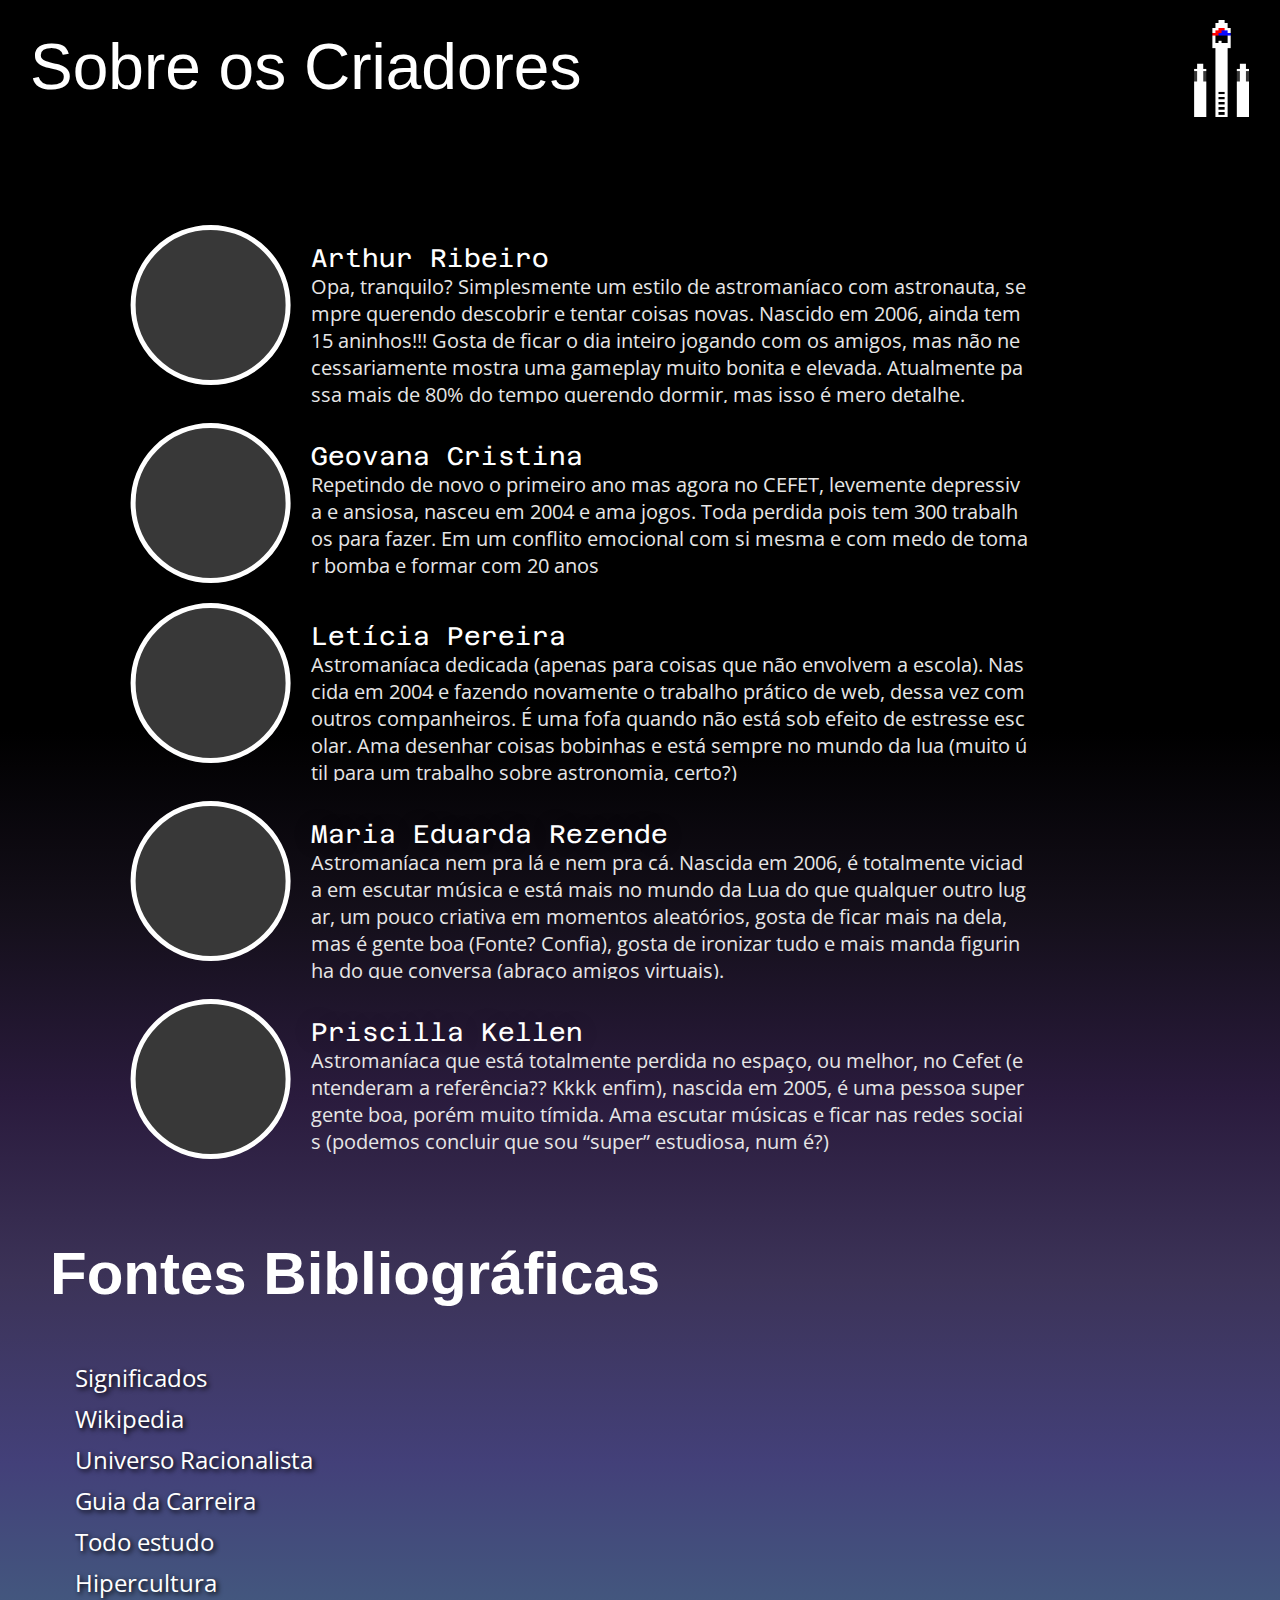
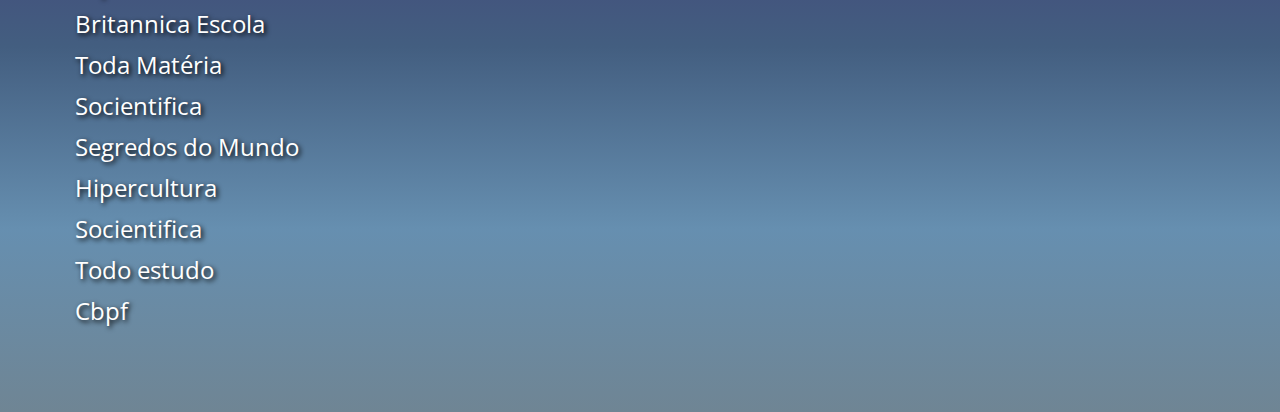
<file: html/sobre.html>
<!DOCTYPE html>
<html lang="pt">

<head>
    <meta charset="UTF-8" />
    <title>Sobre</title>
    <link rel="stylesheet" href="../css/sobre.css" />
    <link rel="shortcut icon" href="../imgs/logo.png" />
</head>

<body>
    <header>
        <div class="ze">
            <a href="../index.html"> <img src="../imgs/foguete.png" width="100px" height="120px"></a>
        </div>
        <h1 id="sobre">Sobre os Criadores</h1>
    </header>
    <main>
        <div id='container'>
            <div class="amigos">
                <div class="avatar" style="background-image: url('https://cdn.discordapp.com/attachments/546442314579574800/886829066148274176/arthur.png?size=128')">
                </div>
                <div class="desc_container">
                    <br>
                    <div class="name "> Arthur Ribeiro </div>
                    <div class="description "> Opa, tranquilo? Simplesmente um estilo de astromaníaco com astronauta, sempre querendo descobrir e tentar coisas novas. Nascido em 2006, ainda tem 15 aninhos!!! Gosta de ficar o dia inteiro jogando com os amigos, mas não necessariamente
                        mostra uma gameplay muito bonita e elevada. Atualmente passa mais de 80% do tempo querendo dormir, mas isso é mero detalhe. </div>
                </div>
            </div>
            <div class="amigos">
                <div class="avatar" style="background-image: url('https://cdn.discordapp.com/attachments/546442314579574800/886829105100763136/geovana.png?size=128')">
                </div>
                <div class="desc_container">
                    <br>
                    <div class="name "> Geovana Cristina </div>
                    <div class="description "> Repetindo de novo o primeiro ano mas agora no CEFET, levemente depressiva e ansiosa, nasceu em 2004 e ama jogos. Toda perdida pois tem 300 trabalhos para fazer. Em um conflito emocional com si mesma e com medo de tomar bomba e formar
                        com 20 anos </div>
                </div>
            </div>
            <div class="amigos">
                <div class="avatar" style="background-image: url('https://cdn.discordapp.com/attachments/546442314579574800/886829143856123914/leticia.png?size=128')">
                </div>
                <div class="desc_container">
                    <br>
                    <div class="name "> Letícia Pereira </div>
                    <div class="description "> Astromaníaca dedicada (apenas para coisas que não envolvem a escola). Nascida em 2004 e fazendo novamente o trabalho prático de web, dessa vez com outros companheiros. É uma fofa quando não está sob efeito de estresse escolar. Ama
                        desenhar coisas bobinhas e está sempre no mundo da lua (muito útil para um trabalho sobre astronomia, certo?) </div>
                </div>
            </div>
            <div class="amigos">
                <div class="avatar" style="background-image: url('https://cdn.discordapp.com/attachments/546442314579574800/886829159156949072/duda.png?size=128')">
                </div>
                <div class="desc_container">
                    <br>
                    <div class="name "> Maria Eduarda Rezende </div>
                    <div class="description "> Astromaníaca nem pra lá e nem pra cá. Nascida em 2006, é totalmente viciada em escutar música e está mais no mundo da Lua do que qualquer outro lugar, um pouco criativa em momentos aleatórios, gosta de ficar mais na dela, mas é gente
                        boa (Fonte? Confia), gosta de ironizar tudo e mais manda figurinha do que conversa (abraço amigos virtuais). </div>
                </div>
            </div>
            <div class="amigos">
                <div class="avatar" style="background-image: url('https://cdn.discordapp.com/attachments/546442314579574800/886829179830693918/priscilla.png?size=128')">
                </div>
                <div class="desc_container">
                    <br>
                    <div class="name "> Priscilla Kellen </div>
                    <div class="description "> Astromaníaca que está totalmente perdida no espaço, ou melhor, no Cefet (entenderam a referência?? Kkkk enfim), nascida em 2005, é uma pessoa super gente boa, porém muito tímida. Ama escutar músicas e ficar nas redes sociais (podemos
                        concluir que sou “super” estudiosa, num é?) </div>
                </div>
            </div>
        </div>
    </main>
    <footer>
        <h2>Fontes Bibliográficas</h2>
        <nav class="fontes">
            <ul>
                <li>
                    <a href="https://www.significados.com.br/astronomia/">Significados</a>
                </li>
                <li>
                    <a href="https://pt.wikipedia.org/wiki/Hist%C3%B3ria_da_astronomia">Wikipedia</a>
                </li>
                <li>
                    <a href="https://universoracionalista.org/as-doze-mentes-mais-brilhantes-da-historia-da-astronomia/">Universo Racionalista</a>
                </li>
                <li>
                    <a href="https://www.guiadacarreira.com.br/educacao/astronomia-tipos-estrelas/">Guia da Carreira</a>
                </li>
                <li>
                    <a href="https://www.todoestudo.com.br/fisica/estrelas">Todo estudo</a>
                </li>
                <li>
                    <a href="https://www.hipercultura.com/planetas-sistema-solar/">Hipercultura</a>
                </li>
                <li>
                    <a href="https://escola.britannica.com.br/artigo/gal%C3%A1xia/481340">Britannica Escola</a>
                </li>
                <li>
                    <a href="https://www.todamateria.com.br/galaxias/">Toda Matéria</a>
                </li>
                <li>
                    <a href="https://socientifica.com.br/quantos-e-quais-sao-os-planetas-do-sistema-solar/">Socientifica</a>
                </li>
                <li>
                    <a href="https://segredosdomundo.r7.com/planetas-do-sistema-solar/ ">Segredos do Mundo</a>
                </li>
                <li>
                    <a href="https://www.hipercultura.com/planetas-sistema-solar/ ">Hipercultura</a>
                </li>
                <li>
                    <a href="https://socientifica.com.br/buracos-negros-sao-as-coisas-mais-assustadoras-do-universo/">Socientifica</a>
                </li>
                <li>
                    <a href="https://www.todoestudo.com.br/fisica/buraco-negro ">Todo estudo</a>
                </li>
                <li>
                    <a href="http://www.cbpf.br/~martin/CAMS/Estrelas/vidaestrelas.html#buraco ">Cbpf</a>
                </li>
            </ul>
        </nav>
    </footer>
</body>

</html>
</file>
<file: css/estilos.css>
@import url('https://fonts.googleapis.com/css2?family=Inter:wght@200;500&display=swap');
@import url('https://fonts.googleapis.com/css2?family=Raleway:ital@1&display=swap');
@import url('https://fonts.googleapis.com/css2?family=Bitter:wght@500&display=swap');
@import url('https://fonts.cdnfonts.com/css/astron-boy-video');
@import url('https://fonts.googleapis.com/css2?family=Bitter:wght@500&family=Prompt:ital,wght@1,200&display=swap');
@import url('https://fonts.googleapis.com/css2?family=Libre+Baskerville&display=swap');
@import url('https://fonts.googleapis.com/css2?family=Azeret+Mono:wght@100;400&display=swap');
* {
    margin: 0;
    padding: 0;
}

html,
body {
    min-height: 100%;
    min-width: 100%;
}

body {
    background-image: linear-gradient(#000000, #000000, #000000, #000000, #000000, #140f1a, #2a1b3d, #3c3358, #434079, #435e80, #668fb0, #6f8594);
    background-repeat: no-repeat;
    background-position: left bottom;
    background-size: cover;
    height: 100%;
}

::-webkit-scrollbar-track {
    -webkit-box-shadow: inset 0 0 6px rgba(0, 0, 0, 0.3);
    border-radius: 10px;
    background-color: #F5F5F5;
}

::-webkit-scrollbar {
    width: 12px;
    background-image: linear-gradient(#000000, #000000, #000000, #000000, #000000, #140f1a, #2a1b3d, #3c3358, #434079, #435e80, #668fb0, #6f8594);
}

::-webkit-scrollbar-thumb {
    border-radius: 10px;
    -webkit-box-shadow: inset 0 0 6px rgba(0, 0, 0, .3);
    background: rgba(90, 90, 90);
}

.header-pagina-inicial {
    background-color: black;
    padding-bottom: 15px;
}

.header-pagina-inicial h1 {
    font-family: 'Astron Boy Video', sans-serif;
    font-weight: 500;
    padding-right: 200px;
    font-size: 80px;
}

.header-pagina-inicial h2 {
    font-family: "Inter", ui-sans-serif;
    font-weight: 500;
    font-size: 24px;
    text-align: center;
    width: auto;
    margin-left: 205px;
    margin-right: 205px;
}

.text-top {
    color: white;
    display: block;
    text-align: center;
    padding-top: 50px;
    padding-bottom: 10px;
    padding-right: 20px;
}

.logo-top {
    float: left;
    padding-top: 15px;
    padding-left: 30px;
    margin-bottom: 30px;
}

.corpo-pagina-inicial {
    color: white;
    padding-top: 45px;
}

.corpo-pagina-inicial p {
    font-family: "Raleway", ui-sans-serif;
}

.quadros {
    background-color: white;
    padding: 60px;
    border-radius: 50px;
    max-width: 800px;
    margin-left: auto;
    margin-right: auto;
    font-size: 150%;
    opacity: 60%;
    margin-bottom: 30px;
}

.quadros p {
    color: black;
    text-align: justify;
    opacity: 100%;
}

.quadros ul {
    font-family: "Prompt", ui-sans-serif;
    color: black;
    text-align: justify;
    opacity: 100%;
    list-style: none;
    margin-top: 20px;
}

.sobre {
    text-align: center;
    font-family: "Libre Baskerville", ui-sans-serif;
    font-size: 23px;
    padding-top: 40px;
    margin-bottom: 90px;
}

.sobre :link {
    text-decoration: none;
}

.sobre :visited {
    text-decoration: none;
    color: white;
}

.sobre :hover {
    text-decoration: none;
    color: white;
}

.sobre :active {
    text-decoration: none;
    color: white;
}

.menu ul {
    font-family: 'Azeret Mono', sans-serif;
    font-weight: 100;
    list-style-type: none;
    display: block;
    color: white;
    font-size: 25px;
    text-align: center;
    background-color: black;
    padding-top: 20px;
    padding-bottom: 60px;
}

.menu li {
    list-style: none;
    display: inline-block;
    margin-top: 55px;
    margin-left: 70px;
    padding-right: 50px;
}

.menu li :link {
    text-decoration: none;
    color: white;
}

.menu li :visited {
    text-decoration: none;
    color: white;
}

.menu li :hover {
    color: white;
    text-decoration: underline;
}

.menu li :active {
    color: white;
    text-decoration: underline;
}

footer a {
    font-size: 75px;
}
</file>
<file: css/outsmain.css>
@import url('https://fonts.googleapis.com/css2?family=Inter:wght@200;500&display=swap');
@import url('https://fonts.googleapis.com/css2?family=Quicksand:wght@500&display=swap');
* {
    margin: 0;
    padding: 0;
}

html,
body {
    min-height: 100%;
    min-width: 100%;
}

body {
    background-color: black;
}

 ::-webkit-scrollbar-track {
    -webkit-box-shadow: inset 0 0 6px rgba(0, 0, 0, 0.3);
    border-radius: 10px;
    background-color: black;
}

 ::-webkit-scrollbar {
    width: 12px;
    background-color: black;
}

 ::-webkit-scrollbar-thumb {
    border-radius: 10px;
    -webkit-box-shadow: inset 0 0 6px rgba(0, 0, 0, .3);
    background: white;
}

.preload {
    position: fixed;
    z-index: 99999;
    top: 0;
    left: 0;
    width: 100%;
    height: 100%;
    opacity: 1;
    background-color: #000;
    background-image: url('../gifs/animation-hyper-speed.gif');
    background-size: cover;
    background-position: 50% 50%;
    background-repeat: no-repeat;
}

body {
    background-image: url('../imgs/space.png');
    background-size: cover;
    background-repeat: no-repeat;
}

header h1 {
    font-family: 'Inter', sans-serif;
    color: white;
    font-size: 64px;
    padding-left: 30px;
    padding-top: 25px;
}

.terra {
    float: right;
    margin-top: -90px;
}

header h2 {
    color: white;
    font-family: 'QuickSand', sans-serif;
    padding-left: 40px;
    padding-top: 25px;
    margin-right: 300px;
}
</file>
<file: css/buracosnegros.css>
@import url('https://fonts.googleapis.com/css2?family=Raleway:ital@1&display=swap');
@import url('https://fonts.googleapis.com/css2?family=Work+Sans:wght@300&display=swap');
section {
    margin-top: 70px;
}

.quadro {
    background-color: white;
    padding: 60px;
    border-radius: 50px;
    max-width: 800px;
    font-size: 150%;
    opacity: 60%;
    margin-bottom: 30px;
    margin-top: 100px;
    margin-left: auto;
    margin-right: auto;
}

.quadro p {
    margin-bottom: 20px;
    font-family: 'Raleway', ui-sans-serif;
    text-align: justify;
}

.direita {
    display: flex;
    align-items: center;
    text-align: justify;
}

.direita p {
    color: white;
    font-family: 'Work Sans', sans-serif;
    font-size: 24px;
    margin-top: 20px;
    margin-left: 30px;
    margin-right: 30px;
}

#blackhole {
    border-radius: 50%;
}

#buraconegro {
    background-color: #15032b;
    text-shadow: 0.1em 0.1em 0.2em black;
    box-sizing: content-box;
    padding: 50px;
    border-radius: 200px 200px 200px 200px;
    margin-right: 200px;
    margin-top: 50px;
    margin-left: 200px;
    margin-bottom: 20px;
    text-decoration: none;
}
</file>
<file: css/estrelas.css>
@import url('https://fonts.googleapis.com/css2?family=Raleway:ital@1&display=swap');
@import url('https://fonts.googleapis.com/css2?family=PT+Serif:wght@700&display=swap');
@import url('https://fonts.googleapis.com/css2?family=Work+Sans:wght@300&display=swap');
article {
    color: white;
    margin-top: 70px;
}

.quadro {
    background-color: white;
    padding: 60px;
    border-radius: 50px;
    max-width: 800px;
    font-size: 150%;
    opacity: 60%;
    margin-bottom: 30px;
    margin-top: 75px;
    margin-left: auto;
    margin-right: auto;
}

.quadro p {
    margin-top: -20px;
    margin-bottom: -20px;
    margin-left: -10px;
    margin-right: -10px;
    font-family: 'Raleway', ui-sans-serif;
    text-align: justify;
}

.esquerda {
    display: flex;
    align-items: center;
    text-align: justify;
}

.esquerda h1 {
    font-family: 'PT Serif', sans-serif;
    font-size: 30px;
    margin-bottom: 10px;
}

.esquerda p {
    font-family: 'Work Sans', sans-serif;
    font-size: 24px;
}

#sol {
    background-color: #ebd657;
    text-shadow: 0.1em 0.1em 0.2em black;
    box-sizing: content-box;
    padding: 50px;
    border-radius: 200px 200px 200px 200px;
    margin-right: 200px;
    margin-top: 50px;
    margin-left: 200px;
    margin-bottom: 20px;
    text-decoration: none;
}
</file>
<file: css/galaxias.css>
@import url('https://fonts.googleapis.com/css2?family=Raleway:ital@1&display=swap');
@import url('https://fonts.googleapis.com/css2?family=Work+Sans:wght@300&display=swap');
section {
    margin-top: 70px;
}

.quadro {
    background-color: white;
    padding: 60px;
    border-radius: 50px;
    max-width: 800px;
    font-size: 150%;
    opacity: 60%;
    margin-bottom: 30px;
    margin-top: 100px;
    margin-left: auto;
    margin-right: auto;
}

.quadro p {
    margin-bottom: 20px;
    font-family: 'Raleway', ui-sans-serif;
    text-align: justify;
}

.vialactea {
    display: flex;
    align-items: center;
    text-align: justify;
}

.vialactea p {
    color: white;
    font-family: 'Work Sans', sans-serif;
    font-size: 24px;
    margin-top: 20px;
    margin-left: 30px;
    margin-right: 30px;
}

#galaxia {
    border-radius: 50%;
}

#vialactea {
    background-color: black;
    text-shadow: 0.1em 0.1em 0.2em black;
    box-sizing: content-box;
    padding: 50px;
    border-radius: 200px 200px 200px 200px;
    margin-right: 200px;
    margin-top: 50px;
    margin-left: 200px;
    margin-bottom: 20px;
    text-decoration: none;
}

iframe {
    margin-left: auto;
    margin-right: auto;
    display: block;
    margin-bottom: 40px;
}
</file>
<file: css/planetas.css>
@import url('https://fonts.googleapis.com/css2?family=PT+Serif:wght@700&display=swap');
@import url('https://fonts.googleapis.com/css2?family=Work+Sans:wght@300&display=swap');
section {
    padding-top: 70px;
    color: white;
}

.direita img {
    float: right;
    shape-outside: circle(50%);
}

.direita {
    margin-left: auto;
}

.esquerda img {
    float: left;
    shape-outside: circle(50%);
}

.esquerda {
    padding-top: 50px;
    margin-right: auto;
}

.textosdireita {
    text-align: justify;
    margin-left: 70px;
}

.textosesquerda {
    text-align: justify;
    margin-right: 70px;
}

.esquerda,
.direita {
    align-items: center;
    max-width: 700px;
}

.esquerda h1,
.direita h1 {
    font-family: 'PT Serif', sans-serif;
    font-size: 30px;
}

.esquerda p,
.direita p {
    font-family: 'Work Sans', sans-serif;
    font-size: 24px;
}

#mercurio {
    background-color: #e1b734;
    text-shadow: 0.1em 0.1em 0.2em black;
    box-sizing: content-box;
    padding: 50px;
    border-radius: 50px 200px 50px;
    margin-top: 100px;
    margin-bottom: 50px;
    text-decoration: none;
}

#venus {
    background-color: #b96120;
    text-shadow: 0.1em 0.1em 0.2em black;
    box-sizing: content-box;
    padding: 50px;
    border-radius: 200px 50px 200px;
    margin-top: 100px;
    margin-left: 60px;
    margin-bottom: 50px;
    text-decoration: none;
}

#terra {
    background-color: #2964a2;
    text-shadow: 0.1em 0.1em 0.2em black;
    box-sizing: content-box;
    padding: 50px;
    border-radius: 50px 200px 50px;
    margin-top: 100px;
    margin-right: 60px;
    margin-bottom: 50px;
    text-decoration: none;
}

#marte {
    background-color: #ad2212;
    text-shadow: 0.1em 0.1em 0.2em black;
    box-sizing: content-box;
    padding: 50px;
    border-radius: 200px 50px 200px;
    margin-top: 100px;
    margin-left: 60px;
    margin-bottom: 50px;
    text-decoration: none;
}

#jupiter {
    background-color: #eca644;
    text-shadow: 0.1em 0.1em 0.2em black;
    box-sizing: content-box;
    padding: 50px;
    border-radius: 50px 200px 50px;
    margin-top: 100px;
    margin-right: 60px;
    margin-bottom: 50px;
    text-decoration: none;
}

#saturno {
    background-color: #ba7620;
    text-shadow: 0.1em 0.1em 0.2em black;
    box-sizing: content-box;
    padding: 50px;
    border-radius: 200px 50px 200px;
    margin-top: 100px;
    margin-left: 60px;
    margin-bottom: 50px;
    text-decoration: none;
}

#urano {
    background-color: #59f2ef;
    text-shadow: 0.1em 0.1em 0.2em black;
    box-sizing: content-box;
    padding: 50px;
    border-radius: 50px 200px 50px;
    margin-top: 100px;
    margin-right: 60px;
    margin-bottom: 50px;
    text-decoration: none;
}

#netuno {
    background-color: #2456af;
    text-shadow: 0.1em 0.1em 0.2em black;
    box-sizing: content-box;
    padding: 50px;
    border-radius: 200px 50px 200px;
    margin-top: 100px;
    margin-left: 60px;
    margin-bottom: 50px;
    text-decoration: none;
}

#plutao {
    background-color: #ec554a;
    text-shadow: 0.1em 0.1em 0.2em black;
    box-sizing: content-box;
    padding: 50px;
    border-radius: 50px 200px 50px;
    margin-top: 100px;
    margin-right: 60px;
    margin-bottom: 50px;
    text-decoration: none;
}

.textosplutao strong {
    font-size: 45px;
}

.textosplutao {
    text-align: justify;
    margin-left: 70px;
}
</file>
<file: css/sobre.css>
@import url('https://fonts.googleapis.com/css2?family=Inter:wght@200;500&display=swap');
@import url('https://fonts.googleapis.com/css2?family=Poppins:wght@200&display=swap');
@import url('https://fonts.googleapis.com/css2?family=Montserrat:wght@100&display=swap');
@import url('https://fonts.googleapis.com/css2?family=Source+Sans+Pro:wght@600&display=swap');
@import url('https://fonts.googleapis.com/css2?family=Kaisei+HarunoUmi:wght@500&display=swap');
@import url('https://fonts.cdnfonts.com/css/astron-boy-video');
@import url('https://fonts.googleapis.com/css2?family=Azeret+Mono:wght@100;400&display=swap');
@import url('https://fonts.googleapis.com/css2?family=Open+Sans+Condensed:ital,wght@1,300&display=swap');
* {
    margin: 0;
    padding: 0;
}

html,
body {
    min-height: 100%;
    min-width: 100%;
}

body {
    background-image: linear-gradient(#000000, #000000, #000000, #000000, #000000, #140f1a, #2a1b3d, #3c3358, #434079, #435e80, #668fb0, #6f8594);
    background-repeat: no-repeat;
    background-position: left bottom;
    background-size: cover;
    height: 100%;
}

main {
    font-family: 'MontSerrat' sans-serif;
}

::-webkit-scrollbar-track {
    -webkit-box-shadow: inset 0 0 6px rgba(0, 0, 0, 0.3);
    border-radius: 10px;
    background-color: #F5F5F5;
}

::-webkit-scrollbar {
    width: 12px;
    background-image: linear-gradient(#000000, #000000, #000000, #000000, #000000, #140f1a, #2a1b3d, #3c3358, #434079, #435e80, #668fb0, #6f8594);
}

::-webkit-scrollbar-thumb {
    border-radius: 10px;
    -webkit-box-shadow: inset 0 0 6px rgba(0, 0, 0, .3);
    background: rgba(90, 90, 90);
}

.ze {
    float: right;
    margin-top: -20px;
    padding-right: 10px;
}

#sobre {
    color: white;
    font-family: 'Astron Boy Video', sans-serif;
    font-weight: 500;
    font-size: 64px;
    margin-top: 30px;
    margin-left: 30px;
}

div#container {
    width: calc(90% - 20px);
    left: 5%;
    padding: 10px;
    padding-top: 1px;
    margin-bottom: 50px;
    margin-top: 100px;
    position: relative;
}

.amigos {
    width: 90%;
    display: flex;
    left: 50%;
    transform: translate(-50%, 0px);
    margin-bottom: 20px;
    position: relative;
    margin-bottom: 20px;
    margin-top: 20px;
}

.avatar {
    width: 150px !important;
    height: 150px !important;
    background: rgb(56, 56, 56);
    border-radius: 300px;
    position: relative;
    margin-right: 20px;
    background-size: 100%;
    border: 5px solid #ffffff;
}

.desc_container {
    width: calc(100% - 300px);
}

.name {
    font-size: 25.5px;
    font-family: 'Azeret Mono', sans-serif;
    color: #ffffff;
    text-shadow: 0px 0px 20px #0000003b;
}

.description {
    color: #e6e6e6;
    font-family: 'Open Sans Condensed', sans-serif;
    word-break: break-all;
    text-overflow: ellipsis;
    overflow: hidden !important;
    max-height: 130px;
    font-size: 20px;
}

h2 {
    font-family: 'Astron Boy Video', sans-serif;
    color: white;
    font-size: 60px;
    padding-left: 50px;
}

nav {
    padding-left: 75px;
    margin-bottom: 80px;
}

li {
    font-family: 'Kaisei HarunoUmi' sans-serif;
    list-style: none;
    font-size: 24px;
    line-height: 40px;
    text-shadow: black 0.1em 0.1em 0.2em;
}

ul {
    padding-top: 50px;
}

a:link,
a:visited {
    font-family: 'Open Sans Condensed', sans-serif;;
    text-decoration: none;
    color: white;
}

a:hover {
    text-decoration: underline;
    color: white;
}

a:active {
    text-decoration: none;
    color: white;
}
</file>
